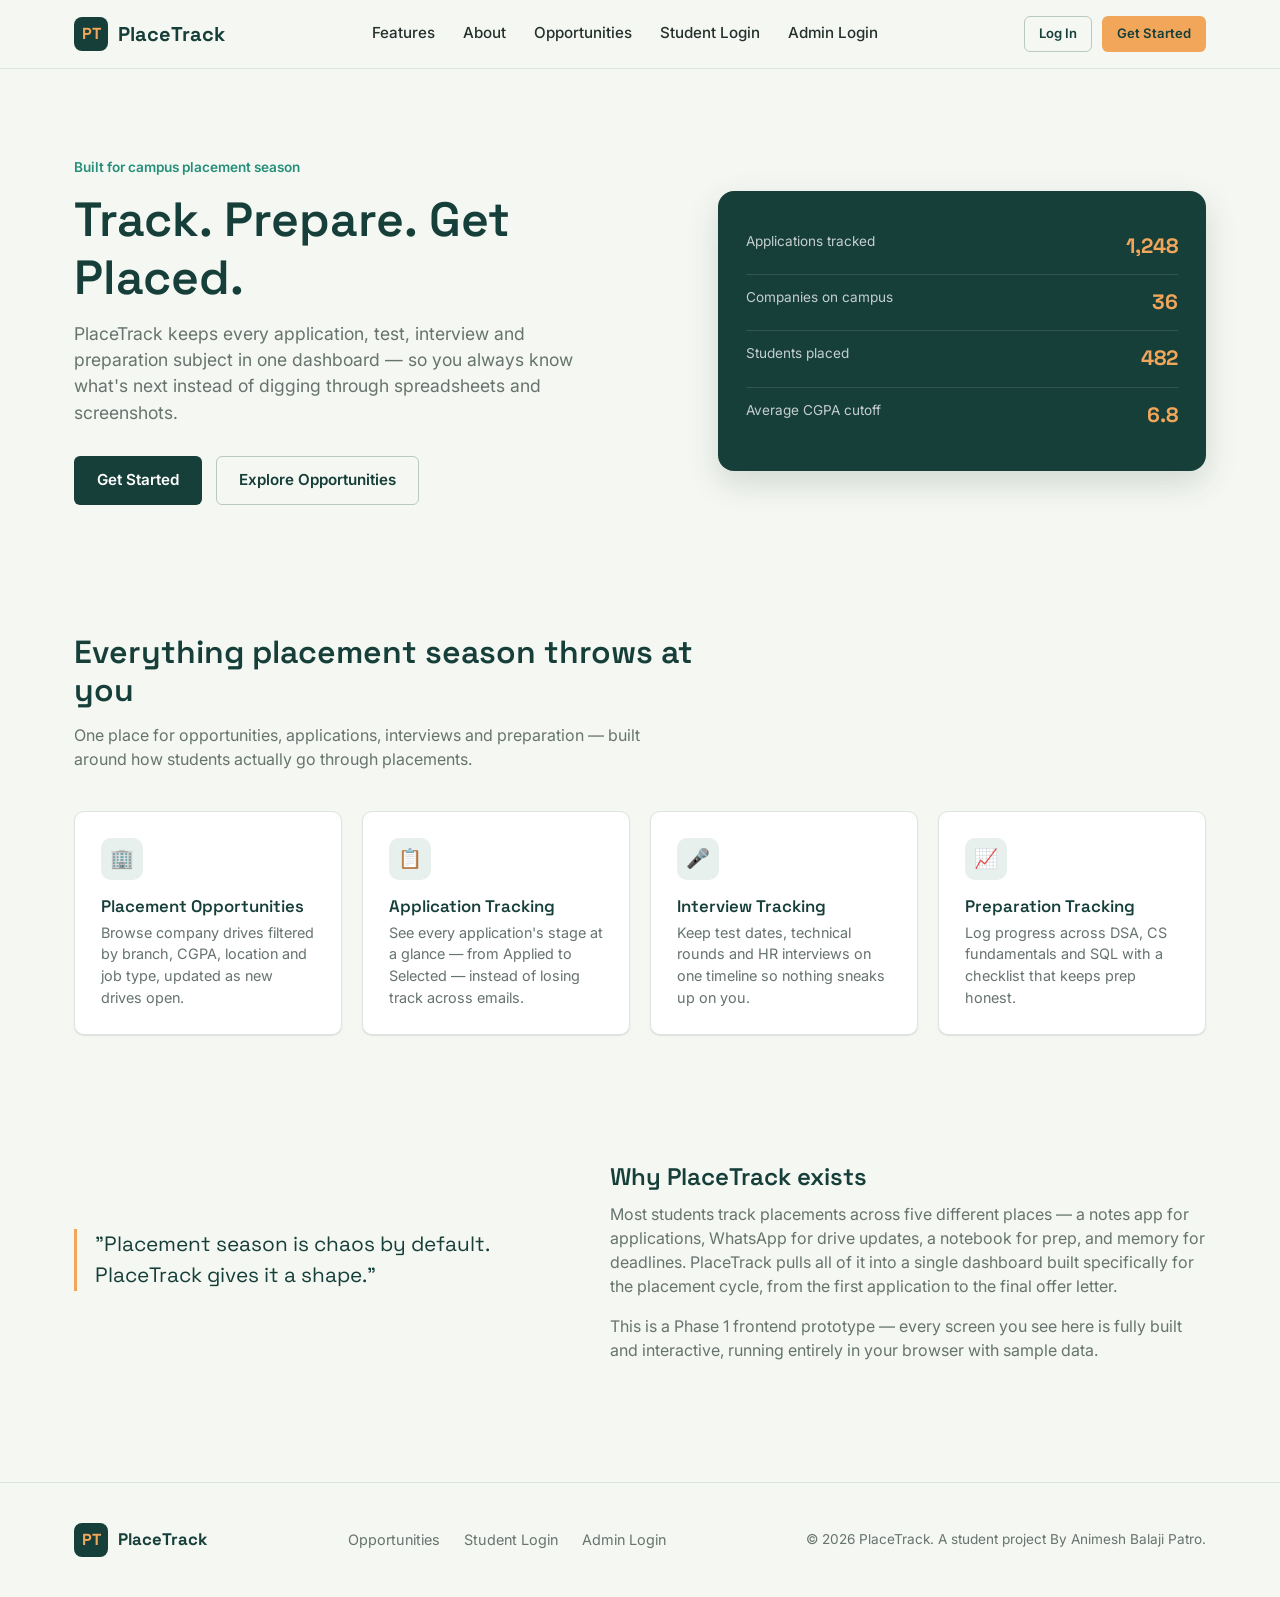
<file: PlaceTrack/PlaceTrack/PlaceTrack/index.html>
<!DOCTYPE html>
<html lang="en">
<head>
<meta charset="UTF-8">
<meta name="viewport" content="width=device-width, initial-scale=1.0">
<title>PlaceTrack — Track. Prepare. Get Placed.</title>
<link rel="stylesheet" href="css/style.css">
</head>
<body>

<nav class="navbar">
  <div class="navbar-inner">
    <a href="index.html" class="brand"><span class="brand-mark">PT</span> PlaceTrack</a>
    <div class="nav-links">
      <a href="index.html#features">Features</a>
      <a href="index.html#about">About</a>
      <a href="opportunities.html">Opportunities</a>
      <a href="login.html">Student Login</a>
      <a href="admin-login.html">Admin Login</a>
    </div>
    <div class="nav-cta">
      <a href="login.html" class="btn btn-outline btn-sm">Log In</a>
      <a href="register.html" class="btn btn-accent btn-sm">Get Started</a>
    </div>
    <button class="nav-toggle" aria-label="Toggle menu">☰</button>
  </div>
</nav>

<header class="hero">
  <div class="container hero-grid">
    <div>
      <div class="eyebrow">Built for campus placement season</div>
      <h1>Track. Prepare. Get Placed.</h1>
      <p class="hero-sub">PlaceTrack keeps every application, test, interview and preparation subject in one dashboard — so you always know what's next instead of digging through spreadsheets and screenshots.</p>
      <div class="hero-actions">
        <a href="register.html" class="btn btn-primary">Get Started</a>
        <a href="opportunities.html" class="btn btn-outline">Explore Opportunities</a>
      </div>
    </div>
    <div class="hero-visual">
      <div class="stat-row"><span class="stat-label">Applications tracked</span><span class="stat-num">1,248</span></div>
      <div class="stat-row"><span class="stat-label">Companies on campus</span><span class="stat-num">36</span></div>
      <div class="stat-row"><span class="stat-label">Students placed</span><span class="stat-num">482</span></div>
      <div class="stat-row"><span class="stat-label">Average CGPA cutoff</span><span class="stat-num">6.8</span></div>
    </div>
  </div>
</header>

<section class="section" id="features">
  <div class="container">
    <div class="section-head">
      <h2>Everything placement season throws at you</h2>
      <p>One place for opportunities, applications, interviews and preparation — built around how students actually go through placements.</p>
    </div>
    <div class="feature-grid">
      <div class="feature-card">
        <div class="feature-icon">🏢</div>
        <h3>Placement Opportunities</h3>
        <p>Browse company drives filtered by branch, CGPA, location and job type, updated as new drives open.</p>
      </div>
      <div class="feature-card">
        <div class="feature-icon">📋</div>
        <h3>Application Tracking</h3>
        <p>See every application's stage at a glance — from Applied to Selected — instead of losing track across emails.</p>
      </div>
      <div class="feature-card">
        <div class="feature-icon">🎤</div>
        <h3>Interview Tracking</h3>
        <p>Keep test dates, technical rounds and HR interviews on one timeline so nothing sneaks up on you.</p>
      </div>
      <div class="feature-card">
        <div class="feature-icon">📈</div>
        <h3>Preparation Tracking</h3>
        <p>Log progress across DSA, CS fundamentals and SQL with a checklist that keeps prep honest.</p>
      </div>
    </div>
  </div>
</section>

<section class="section" id="about">
  <div class="container about-block">
    <div>
      <p class="quote">"Placement season is chaos by default. PlaceTrack gives it a shape."</p>
    </div>
    <div>
      <h2>Why PlaceTrack exists</h2>
      <p class="text-muted">Most students track placements across five different places — a notes app for applications, WhatsApp for drive updates, a notebook for prep, and memory for deadlines. PlaceTrack pulls all of it into a single dashboard built specifically for the placement cycle, from the first application to the final offer letter.</p>
      <p class="text-muted">This is a Phase 1 frontend prototype — every screen you see here is fully built and interactive, running entirely in your browser with sample data.</p>
    </div>
  </div>
</section>

<footer class="site-footer">
  <div class="container footer-inner">
    <a href="index.html" class="brand"><span class="brand-mark">PT</span> PlaceTrack</a>
    <div class="footer-links">
      <a href="opportunities.html">Opportunities</a>
      <a href="login.html">Student Login</a>
      <a href="admin-login.html">Admin Login</a>
    </div>
    <span class="text-muted" style="font-size:.85rem;">© 2026 PlaceTrack. A student project By Animesh Balaji Patro.</span>
  </div>
</footer>

<script src="js/main.js"></script>
</body>
</html>
</file>
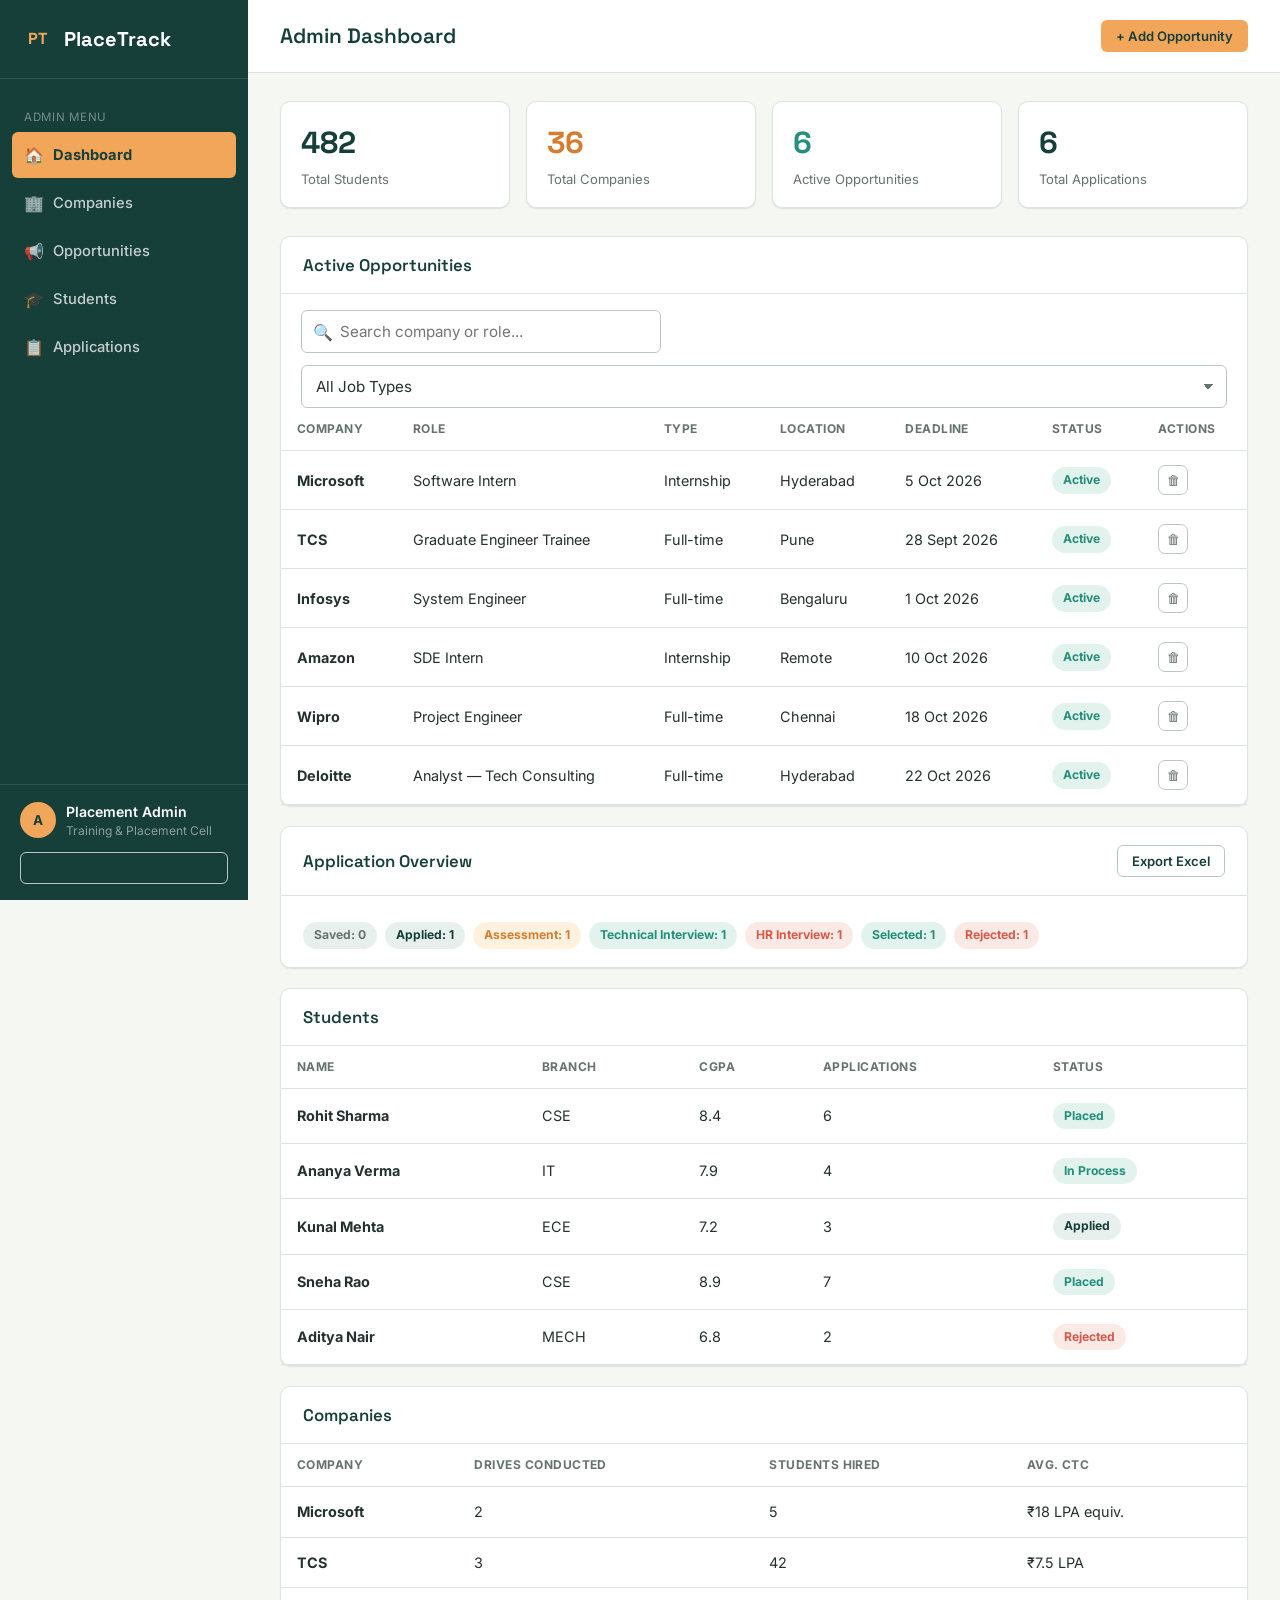
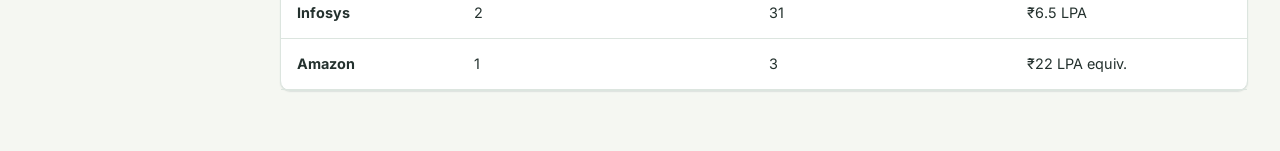
<file: PlaceTrack/PlaceTrack/PlaceTrack/admin-dashboard.html>
<!DOCTYPE html>
<html lang="en">
<head>
<meta charset="UTF-8">
<meta name="viewport" content="width=device-width, initial-scale=1.0">
<title>Admin Dashboard — PlaceTrack</title>
<link rel="stylesheet" href="css/style.css">
</head>
<body>

<div class="app-shell">
  <aside class="sidebar">
    <a href="index.html" class="brand"><span class="brand-mark">PT</span> PlaceTrack</a>
    <nav class="side-nav">
      <div class="side-label">Admin Menu</div>
      <a href="admin-dashboard.html" class="side-link active"><span class="ic">🏠</span> Dashboard</a>
      <a href="#companies" class="side-link"><span class="ic">🏢</span> Companies</a>
      <a href="#opportunities" class="side-link"><span class="ic">📢</span> Opportunities</a>
      <a href="#students" class="side-link"><span class="ic">🎓</span> Students</a>
      <a href="#applications" class="side-link"><span class="ic">📋</span> Applications</a>
    </nav>
    <div class="sidebar-foot">
      <div class="side-user">
        <div class="side-avatar">A</div>
        <div>
          <div class="side-user-name">Placement Admin</div>
          <div class="side-user-role">Training &amp; Placement Cell</div>
        </div>
      </div>
      <button class="btn btn-outline btn-sm btn-block" data-logout>Log Out</button>
    </div>
  </aside>

  <div class="main-area">
    <div class="topbar">
      <div class="flex items-center gap-12">
        <button class="menu-btn" aria-label="Toggle sidebar">☰</button>
        <h1>Admin Dashboard</h1>
      </div>
      <div class="topbar-actions">
        <button class="btn btn-accent btn-sm" data-modal-open="add-opp-modal">+ Add Opportunity</button>
      </div>
    </div>

    <div class="page-body">
      <div class="stat-grid" id="admin-stats" style="grid-template-columns:repeat(4,1fr);"></div>

      <div class="panel" id="opportunities">
        <div class="panel-head">
          <h2>Active Opportunities</h2>
        </div>
        <div class="toolbar" style="padding:16px 20px 0;margin-bottom:0;">
          <div class="search-box"><span class="ic">🔍</span><input type="text" id="admin-opp-search" placeholder="Search company or role..."></div>
          <select id="admin-opp-type" class="filter-select"><option value="">All Job Types</option><option>Internship</option><option>Full-time</option></select>
        </div>
        <div class="table-wrap">
          <table>
            <thead><tr><th>Company</th><th>Role</th><th>Type</th><th>Location</th><th>Deadline</th><th>Status</th><th>Actions</th></tr></thead>
            <tbody id="admin-opp-tbody"></tbody>
          </table>
        </div>
      </div>

      <div class="panel" id="applications" style="margin-top:20px;">
        <div class="panel-head"><h2>Application Overview</h2><button class="btn btn-outline btn-sm" id="export-applications">Export Excel</button></div>
        <div class="panel-body" id="admin-application-overview"></div>
      </div>

      <div class="panel" id="students" style="margin-top:20px;">
        <div class="panel-head"><h2>Students</h2></div>
        <div class="table-wrap">
          <table>
            <thead><tr><th>Name</th><th>Branch</th><th>CGPA</th><th>Applications</th><th>Status</th></tr></thead>
            <tbody>
              <tr><td><b>Rohit Sharma</b></td><td>CSE</td><td>8.4</td><td>6</td><td><span class="badge badge-selected">Placed</span></td></tr>
              <tr><td><b>Ananya Verma</b></td><td>IT</td><td>7.9</td><td>4</td><td><span class="badge badge-technical">In Process</span></td></tr>
              <tr><td><b>Kunal Mehta</b></td><td>ECE</td><td>7.2</td><td>3</td><td><span class="badge badge-applied">Applied</span></td></tr>
              <tr><td><b>Sneha Rao</b></td><td>CSE</td><td>8.9</td><td>7</td><td><span class="badge badge-selected">Placed</span></td></tr>
              <tr><td><b>Aditya Nair</b></td><td>MECH</td><td>6.8</td><td>2</td><td><span class="badge badge-rejected">Rejected</span></td></tr>
            </tbody>
          </table>
        </div>
      </div>

      <div class="panel" id="companies" style="margin-top:20px;">
        <div class="panel-head"><h2>Companies</h2></div>
        <div class="table-wrap">
          <table>
            <thead><tr><th>Company</th><th>Drives Conducted</th><th>Students Hired</th><th>Avg. CTC</th></tr></thead>
            <tbody>
              <tr><td><b>Microsoft</b></td><td>2</td><td>5</td><td>₹18 LPA equiv.</td></tr>
              <tr><td><b>TCS</b></td><td>3</td><td>42</td><td>₹7.5 LPA</td></tr>
              <tr><td><b>Infosys</b></td><td>2</td><td>31</td><td>₹6.5 LPA</td></tr>
              <tr><td><b>Amazon</b></td><td>1</td><td>3</td><td>₹22 LPA equiv.</td></tr>
            </tbody>
          </table>
        </div>
      </div>
    </div>
  </div>
</div>

<div class="modal-overlay" id="add-opp-modal">
  <div class="modal-box">
    <button class="modal-close" data-modal-close>×</button>
    <h3>Add Opportunity</h3>
    <form id="add-opportunity-form" novalidate>
      <div class="field-row">
        <div class="field"><label for="ao-company">Company</label><input type="text" id="ao-company" placeholder="e.g. Google" required></div>
        <div class="field"><label for="ao-role">Role</label><input type="text" id="ao-role" placeholder="e.g. SDE-1" required></div>
      </div>
      <div class="field-row">
        <div class="field">
          <label for="ao-type">Job Type</label>
          <select id="ao-type"><option>Internship</option><option>Full-time</option></select>
        </div>
        <div class="field"><label for="ao-location">Location</label><input type="text" id="ao-location" placeholder="e.g. Bengaluru"></div>
      </div>
      <div class="field-row">
        <div class="field"><label for="ao-ctc">CTC / Stipend</label><input type="text" id="ao-ctc" placeholder="e.g. ₹12 LPA"></div>
        <div class="field"><label for="ao-cgpa">Minimum CGPA</label><input type="number" id="ao-cgpa" step="0.1" min="0" max="10" placeholder="e.g. 7.0"></div>
      </div>
      <div class="field"><label for="ao-branches">Eligible Branches</label><input type="text" id="ao-branches" placeholder="e.g. CSE, IT, ECE"></div>
      <div class="field"><label for="ao-skills">Required Skills</label><input type="text" id="ao-skills" placeholder="e.g. DSA, System Design"></div>
      <div class="field-row">
        <div class="field"><label for="ao-deadline">Application Deadline</label><input type="date" id="ao-deadline"></div>
        <div class="field"><label for="ao-drive">Drive Date</label><input type="date" id="ao-drive"></div>
      </div>
      <div class="field"><label for="ao-desc">Description</label><textarea id="ao-desc" placeholder="Brief description of the role..."></textarea></div>
      <div class="field"><label for="ao-url">Application URL</label><input type="url" id="ao-url" placeholder="https://careers.company.com/apply"></div>
      <button type="submit" class="btn btn-primary btn-block">Publish Opportunity</button>
    </form>
  </div>
</div>

<script src="js/main.js"></script>
<script src="js/dashboard.js"></script>
</body>
</html>
</file>
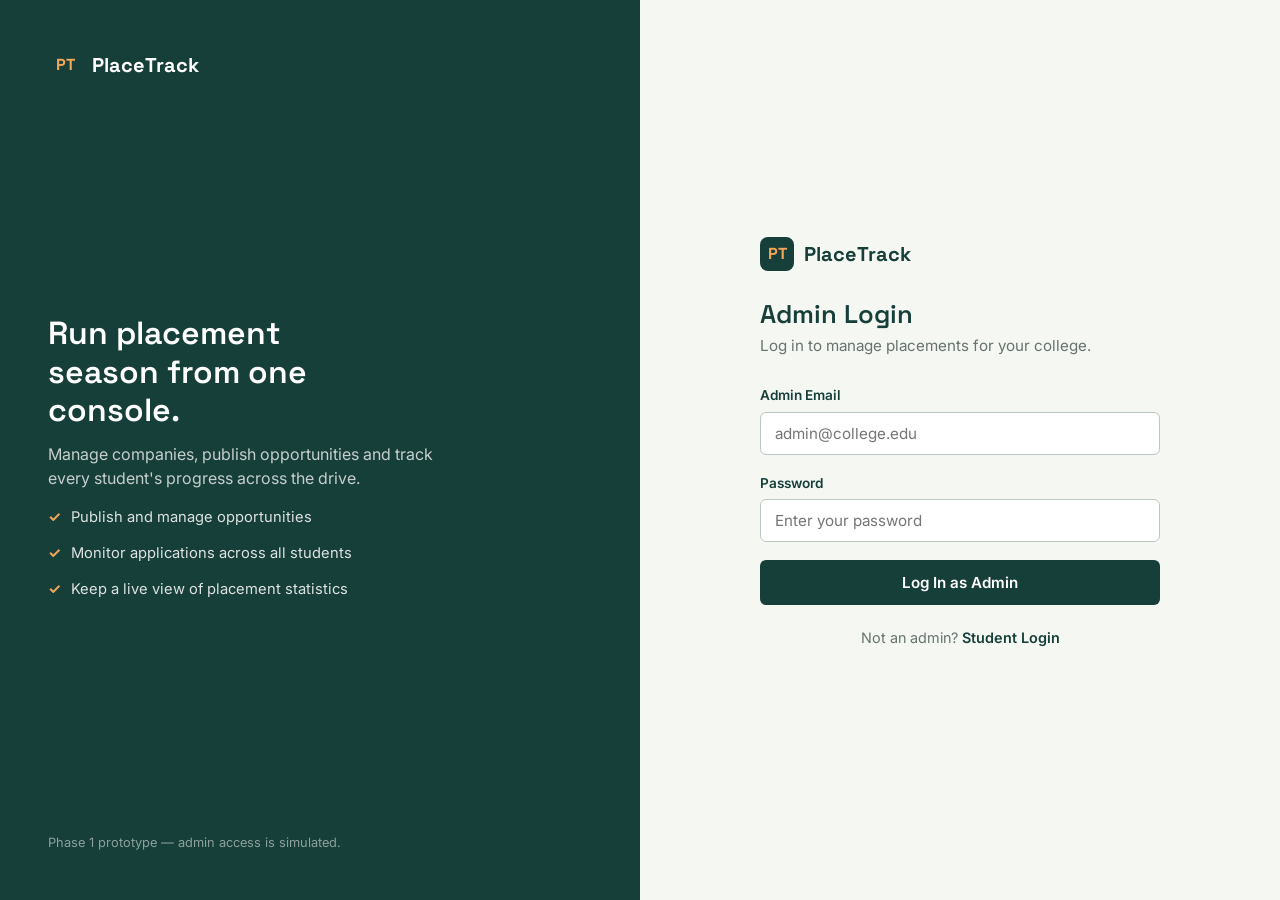
<file: PlaceTrack/PlaceTrack/PlaceTrack/admin-login.html>
<!DOCTYPE html>
<html lang="en">
<head>
<meta charset="UTF-8">
<meta name="viewport" content="width=device-width, initial-scale=1.0">
<title>Admin Login — PlaceTrack</title>
<link rel="stylesheet" href="css/style.css">
</head>
<body>

<div class="auth-wrap">
  <div class="auth-side">
    <a href="index.html" class="brand"><span class="brand-mark">PT</span> PlaceTrack</a>
    <div class="auth-side-copy">
      <h2>Run placement season from one console.</h2>
      <p>Manage companies, publish opportunities and track every student's progress across the drive.</p>
      <ul class="auth-side-list">
        <li>Publish and manage opportunities</li>
        <li>Monitor applications across all students</li>
        <li>Keep a live view of placement statistics</li>
      </ul>
    </div>
    <div class="auth-side-foot">Phase 1 prototype — admin access is simulated.</div>
  </div>

  <div class="auth-main">
    <div class="auth-card">
      <a href="index.html" class="brand"><span class="brand-mark">PT</span> PlaceTrack</a>
      <h1>Admin Login</h1>
      <p class="lede">Log in to manage placements for your college.</p>

      <form id="admin-login-form" novalidate>
        <div class="field">
          <label for="admin-email">Admin Email</label>
          <input type="email" id="admin-email" placeholder="admin@college.edu" required>
          <div class="error-text">Enter a valid admin email address.</div>
        </div>
        <div class="field">
          <label for="admin-password">Password</label>
          <input type="password" id="admin-password" placeholder="Enter your password" required>
          <div class="error-text">Password must be at least 6 characters.</div>
        </div>
        <button type="submit" class="btn btn-primary btn-block">Log In as Admin</button>
      </form>

      <p class="form-foot-link">Not an admin? <a href="login.html">Student Login</a></p>
    </div>
  </div>
</div>

<script src="js/main.js"></script>
<script src="js/auth.js"></script>
</body>
</html>
</file>
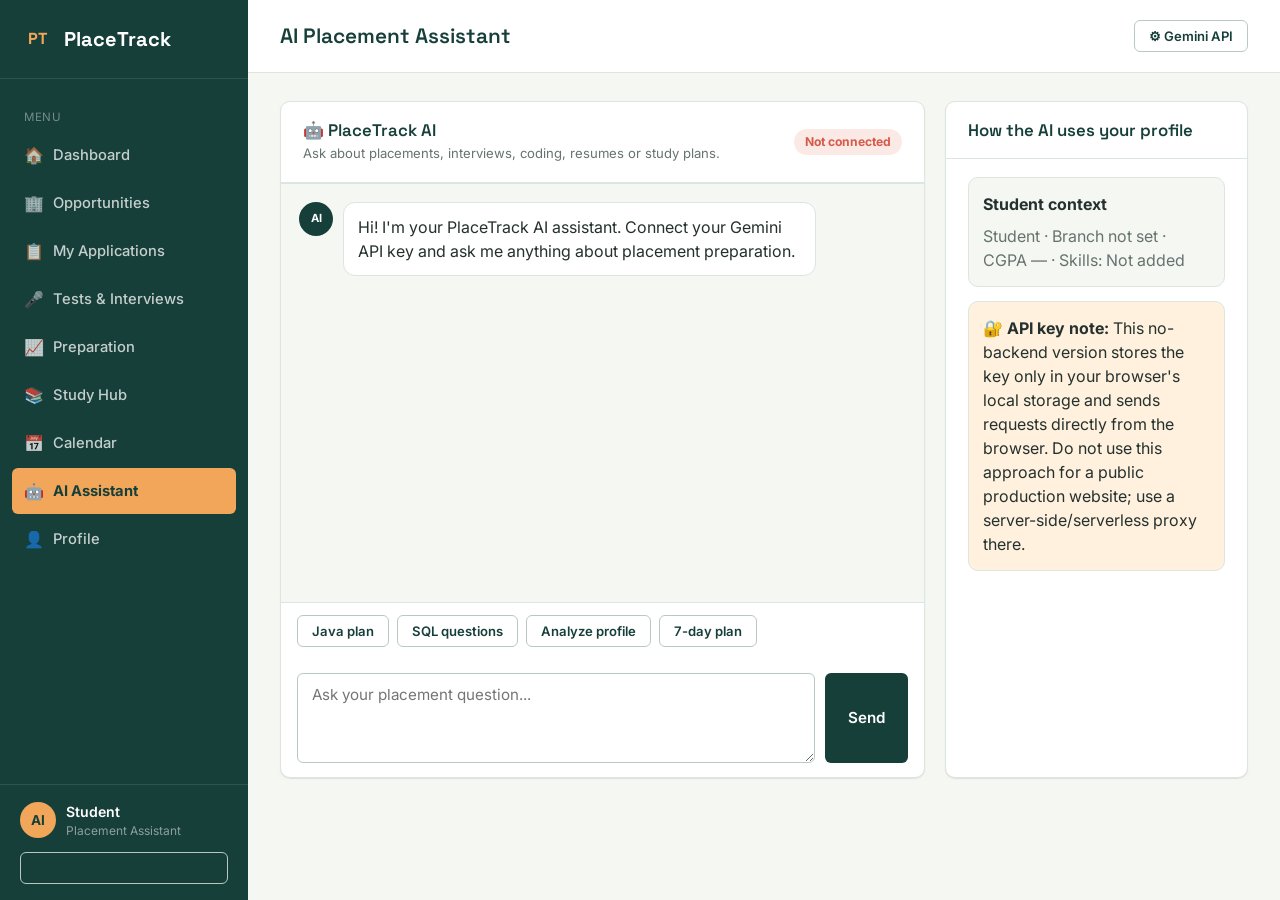
<file: PlaceTrack/PlaceTrack/PlaceTrack/ai-assistant.html>
<!DOCTYPE html>
<html lang="en">
<head><meta charset="UTF-8"><meta name="viewport" content="width=device-width, initial-scale=1.0"><title>AI Placement Assistant — PlaceTrack</title><link rel="stylesheet" href="css/style.css"></head>
<body>
<div class="app-shell">
<aside class="sidebar"><a href="index.html" class="brand"><span class="brand-mark">PT</span> PlaceTrack</a><nav class="side-nav"><div class="side-label">Menu</div><a href="dashboard.html" class="side-link"><span class="ic">🏠</span> Dashboard</a><a href="opportunities.html" class="side-link"><span class="ic">🏢</span> Opportunities</a><a href="applications.html" class="side-link"><span class="ic">📋</span> My Applications</a><a href="interviews.html" class="side-link"><span class="ic">🎤</span> Tests &amp; Interviews</a><a href="preparation.html" class="side-link"><span class="ic">📈</span> Preparation</a><a href="study-hub.html" class="side-link"><span class="ic">📚</span> Study Hub</a><a href="calendar.html" class="side-link"><span class="ic">📅</span> Calendar</a><a href="ai-assistant.html" class="side-link"><span class="ic">🤖</span> AI Assistant</a><a href="profile.html" class="side-link"><span class="ic">👤</span> Profile</a></nav><div class="sidebar-foot"><div class="side-user"><div class="side-avatar">AI</div><div><div class="side-user-name" data-user-name>Student</div><div class="side-user-role">Placement Assistant</div></div></div><button class="btn btn-outline btn-sm btn-block" data-logout>Log Out</button></div></aside>
<div class="main-area"><div class="topbar"><div class="flex items-center gap-12"><button class="menu-btn" aria-label="Toggle sidebar">☰</button><h1>AI Placement Assistant</h1></div><div class="topbar-actions"><button class="btn btn-outline btn-sm" id="api-settings-btn">⚙ Gemini API</button></div></div>
<div class="page-body"><div class="ai-layout">
<div class="panel ai-chat-panel"><div class="panel-head"><div><h2>🤖 PlaceTrack AI</h2><p class="panel-subtitle">Ask about placements, interviews, coding, resumes or study plans.</p></div><span class="badge badge-selected" id="ai-status">Not connected</span></div><div id="chat-messages" class="chat-messages" aria-live="polite"><div class="chat-message bot"><div class="chat-avatar">AI</div><div class="chat-bubble">Hi! I'm your PlaceTrack AI assistant. Connect your Gemini API key and ask me anything about placement preparation.</div></div></div><div class="quick-prompts"><button class="btn btn-outline btn-sm" data-prompt="Create a 14-day Java interview preparation plan for me.">Java plan</button><button class="btn btn-outline btn-sm" data-prompt="Give me 10 SQL interview questions with short answers.">SQL questions</button><button class="btn btn-outline btn-sm" data-prompt="Analyze my profile and tell me what skills I should improve for placements.">Analyze profile</button><button class="btn btn-outline btn-sm" data-prompt="Give me a 7-day aptitude and coding preparation schedule.">7-day plan</button></div><form id="ai-form" class="ai-input-row"><textarea id="ai-input" rows="2" placeholder="Ask your placement question..." required></textarea><button class="btn btn-primary" type="submit" id="ai-send">Send</button></form></div>
<div class="panel"><div class="panel-head"><h2>How the AI uses your profile</h2></div><div class="panel-body"><div class="ai-context-card"><strong>Student context</strong><div id="ai-profile-summary" class="text-muted" style="margin-top:8px"></div></div><div class="ai-note"><strong>🔐 API key note:</strong> This no-backend version stores the key only in your browser's local storage and sends requests directly from the browser. Do not use this approach for a public production website; use a server-side/serverless proxy there.</div></div></div>
</div></div></div></div>
<div class="modal-overlay" id="api-modal"><div class="modal-box"><button class="modal-close" id="api-close">×</button><h3>Connect Gemini API</h3><p class="text-muted">Paste your Gemini API key below. It stays in this browser only.</p><div class="field"><label for="gemini-key">Gemini API key</label><input id="gemini-key" type="password" autocomplete="off" placeholder="AIza..."></div><div class="flex gap-12" style="margin-top:14px"><button class="btn btn-primary" id="save-gemini">Save &amp; Test</button><button class="btn btn-outline" id="clear-gemini">Clear Key</button></div><p class="text-muted" style="font-size:.78rem;margin-top:14px">For a public deployment, move the API call to a serverless/backend endpoint so the key is not exposed to visitors.</p></div></div>
<script src="js/main.js"></script><script src="js/gemini.js"></script>
</body></html>
</file>
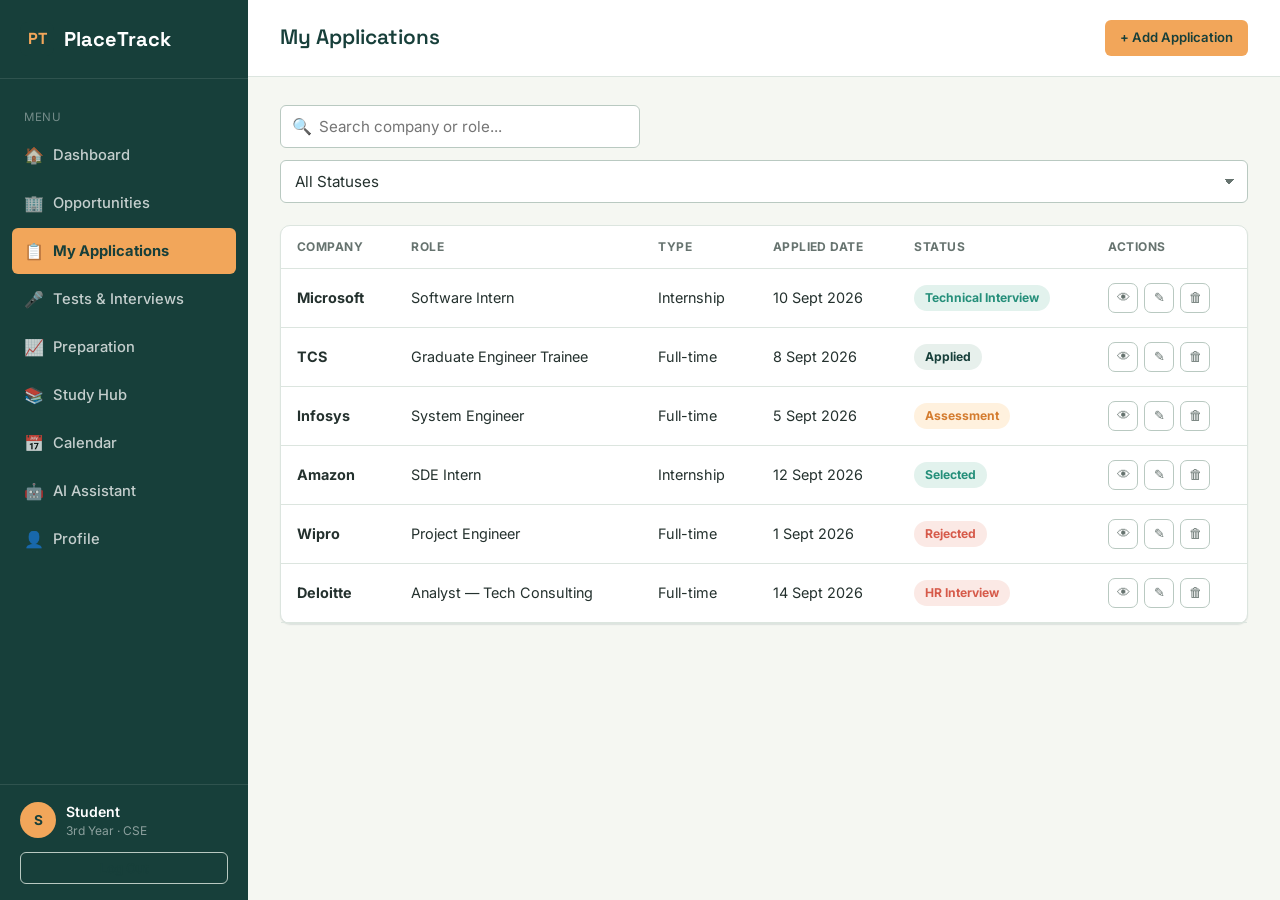
<file: PlaceTrack/PlaceTrack/PlaceTrack/applications.html>
<!DOCTYPE html>
<html lang="en">
<head>
<meta charset="UTF-8">
<meta name="viewport" content="width=device-width, initial-scale=1.0">
<title>My Applications — PlaceTrack</title>
<link rel="stylesheet" href="css/style.css">
</head>
<body>

<div class="app-shell">
  <aside class="sidebar">
    <a href="index.html" class="brand"><span class="brand-mark">PT</span> PlaceTrack</a>
    <nav class="side-nav">
      <div class="side-label">Menu</div>
      <a href="dashboard.html" class="side-link"><span class="ic">🏠</span> Dashboard</a>
      <a href="opportunities.html" class="side-link"><span class="ic">🏢</span> Opportunities</a>
      <a href="applications.html" class="side-link"><span class="ic">📋</span> My Applications</a>
      <a href="interviews.html" class="side-link"><span class="ic">🎤</span> Tests &amp; Interviews</a>
      <a href="preparation.html" class="side-link"><span class="ic">📈</span> Preparation</a>
      <a href="study-hub.html" class="side-link"><span class="ic">📚</span> Study Hub</a><a href="calendar.html" class="side-link"><span class="ic">📅</span> Calendar</a><a href="ai-assistant.html" class="side-link"><span class="ic">🤖</span> AI Assistant</a><a href="profile.html" class="side-link"><span class="ic">👤</span> Profile</a>
    </nav>
    <div class="sidebar-foot">
      <div class="side-user">
        <div class="side-avatar">S</div>
        <div>
          <div class="side-user-name" data-user-name>Student</div>
          <div class="side-user-role">3rd Year · CSE</div>
        </div>
      </div>
      <button class="btn btn-outline btn-sm btn-block" data-logout>Log Out</button>
    </div>
  </aside>

  <div class="main-area">
    <div class="topbar">
      <div class="flex items-center gap-12">
        <button class="menu-btn" aria-label="Toggle sidebar">☰</button>
        <h1>My Applications</h1>
      </div>
      <div class="topbar-actions">
        <a href="add-application.html" class="btn btn-accent btn-sm">+ Add Application</a>
      </div>
    </div>

    <div class="page-body">
      <div class="toolbar">
        <div class="search-box">
          <span class="ic">🔍</span>
          <input type="text" id="app-search" placeholder="Search company or role...">
        </div>
        <select id="app-status-filter" class="filter-select">
          <option value="">All Statuses</option>
          <option>Saved</option>
          <option>Applied</option>
          <option>Assessment</option>
          <option>Technical Interview</option>
          <option>HR Interview</option>
          <option>Selected</option>
          <option>Rejected</option>
        </select>
      </div>

      <div class="panel">
        <div class="table-wrap" id="applications-table-wrap">
          <table>
            <thead>
              <tr><th>Company</th><th>Role</th><th>Type</th><th>Applied Date</th><th>Status</th><th>Actions</th></tr>
            </thead>
            <tbody id="applications-tbody"></tbody>
          </table>
        </div>
        <div class="empty-state" id="applications-empty" style="display:none;">
          <div class="ic">📋</div>
          <p>No applications match your filters yet.</p>
          <a href="add-application.html" class="btn btn-accent btn-sm">Add your first application</a>
        </div>
      </div>
    </div>
  </div>
</div>

<div class="modal-overlay" id="app-modal">
  <div class="modal-box">
    <button class="modal-close" data-modal-close>×</button>
    <h3 id="app-modal-title">Application</h3>
    <div id="app-modal-body"></div>
  </div>
</div>

<script src="js/main.js"></script>
<script src="js/applications.js"></script>
</body>
</html>
</file>
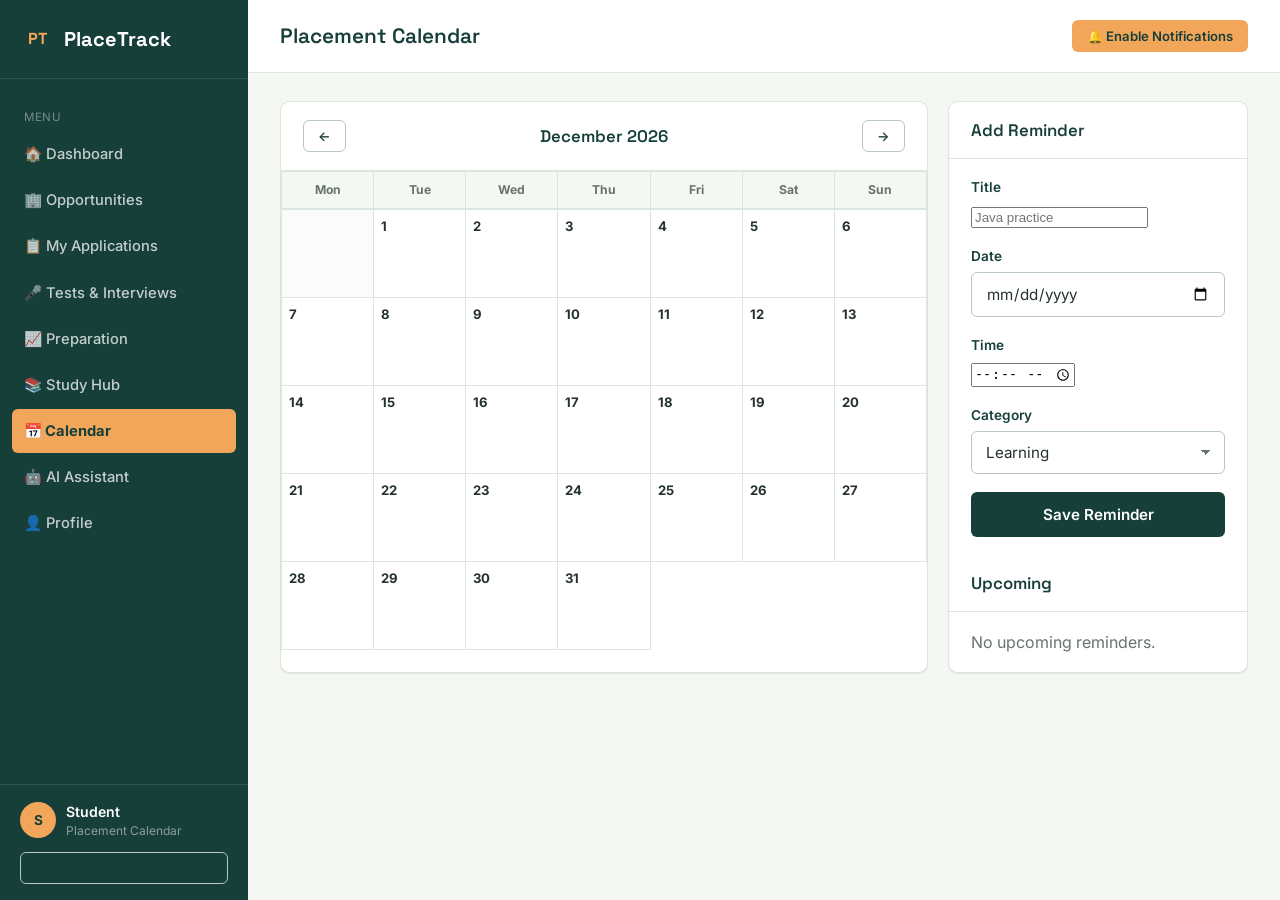
<file: PlaceTrack/PlaceTrack/PlaceTrack/calendar.html>
<!DOCTYPE html><html lang="en"><head><meta charset="UTF-8"><meta name="viewport" content="width=device-width, initial-scale=1.0"><title>Placement Calendar — PlaceTrack</title><link rel="stylesheet" href="css/style.css"></head><body>
<div class="app-shell"><aside class="sidebar"><a href="index.html" class="brand"><span class="brand-mark">PT</span> PlaceTrack</a><nav class="side-nav"><div class="side-label">Menu</div><a href="dashboard.html" class="side-link">🏠 Dashboard</a><a href="opportunities.html" class="side-link">🏢 Opportunities</a><a href="applications.html" class="side-link">📋 My Applications</a><a href="interviews.html" class="side-link">🎤 Tests &amp; Interviews</a><a href="preparation.html" class="side-link">📈 Preparation</a><a href="study-hub.html" class="side-link">📚 Study Hub</a><a href="calendar.html" class="side-link">📅 Calendar</a><a href="ai-assistant.html" class="side-link">🤖 AI Assistant</a><a href="profile.html" class="side-link">👤 Profile</a></nav><div class="sidebar-foot"><div class="side-user"><div class="side-avatar">S</div><div><div class="side-user-name" data-user-name>Student</div><div class="side-user-role">Placement Calendar</div></div></div><button class="btn btn-outline btn-sm btn-block" data-logout>Log Out</button></div></aside>
<div class="main-area"><div class="topbar"><div class="flex items-center gap-12"><button class="menu-btn">☰</button><h1>Placement Calendar</h1></div><button class="btn btn-accent btn-sm" id="enable-notifications">🔔 Enable Notifications</button></div><div class="page-body"><div class="calendar-layout"><div class="panel"><div class="panel-head"><button class="btn btn-outline btn-sm" id="prev-month">←</button><h2 id="calendar-title" style="margin:0"></h2><button class="btn btn-outline btn-sm" id="next-month">→</button></div><div class="calendar-grid weekdays"><div>Mon</div><div>Tue</div><div>Wed</div><div>Thu</div><div>Fri</div><div>Sat</div><div>Sun</div></div><div id="calendar-grid" class="calendar-grid"></div></div><div class="panel"><div class="panel-head"><h2>Add Reminder</h2></div><div class="panel-body"><form id="event-form"><div class="field"><label>Title</label><input id="event-title" required placeholder="Java practice"></div><div class="field"><label>Date</label><input id="event-date" type="date" required></div><div class="field"><label>Time</label><input id="event-time" type="time" required></div><div class="field"><label>Category</label><select id="event-category"><option>Learning</option><option>Interview</option><option>Application</option><option>Assessment</option><option>Other</option></select></div><button class="btn btn-primary btn-block" type="submit">Save Reminder</button></form></div><div class="panel-head"><h2>Upcoming</h2></div><div class="panel-body" id="upcoming-events"></div></div></div></div></div></div>
<script src="js/main.js"></script><script src="js/calendar.js"></script></body></html>
</file>
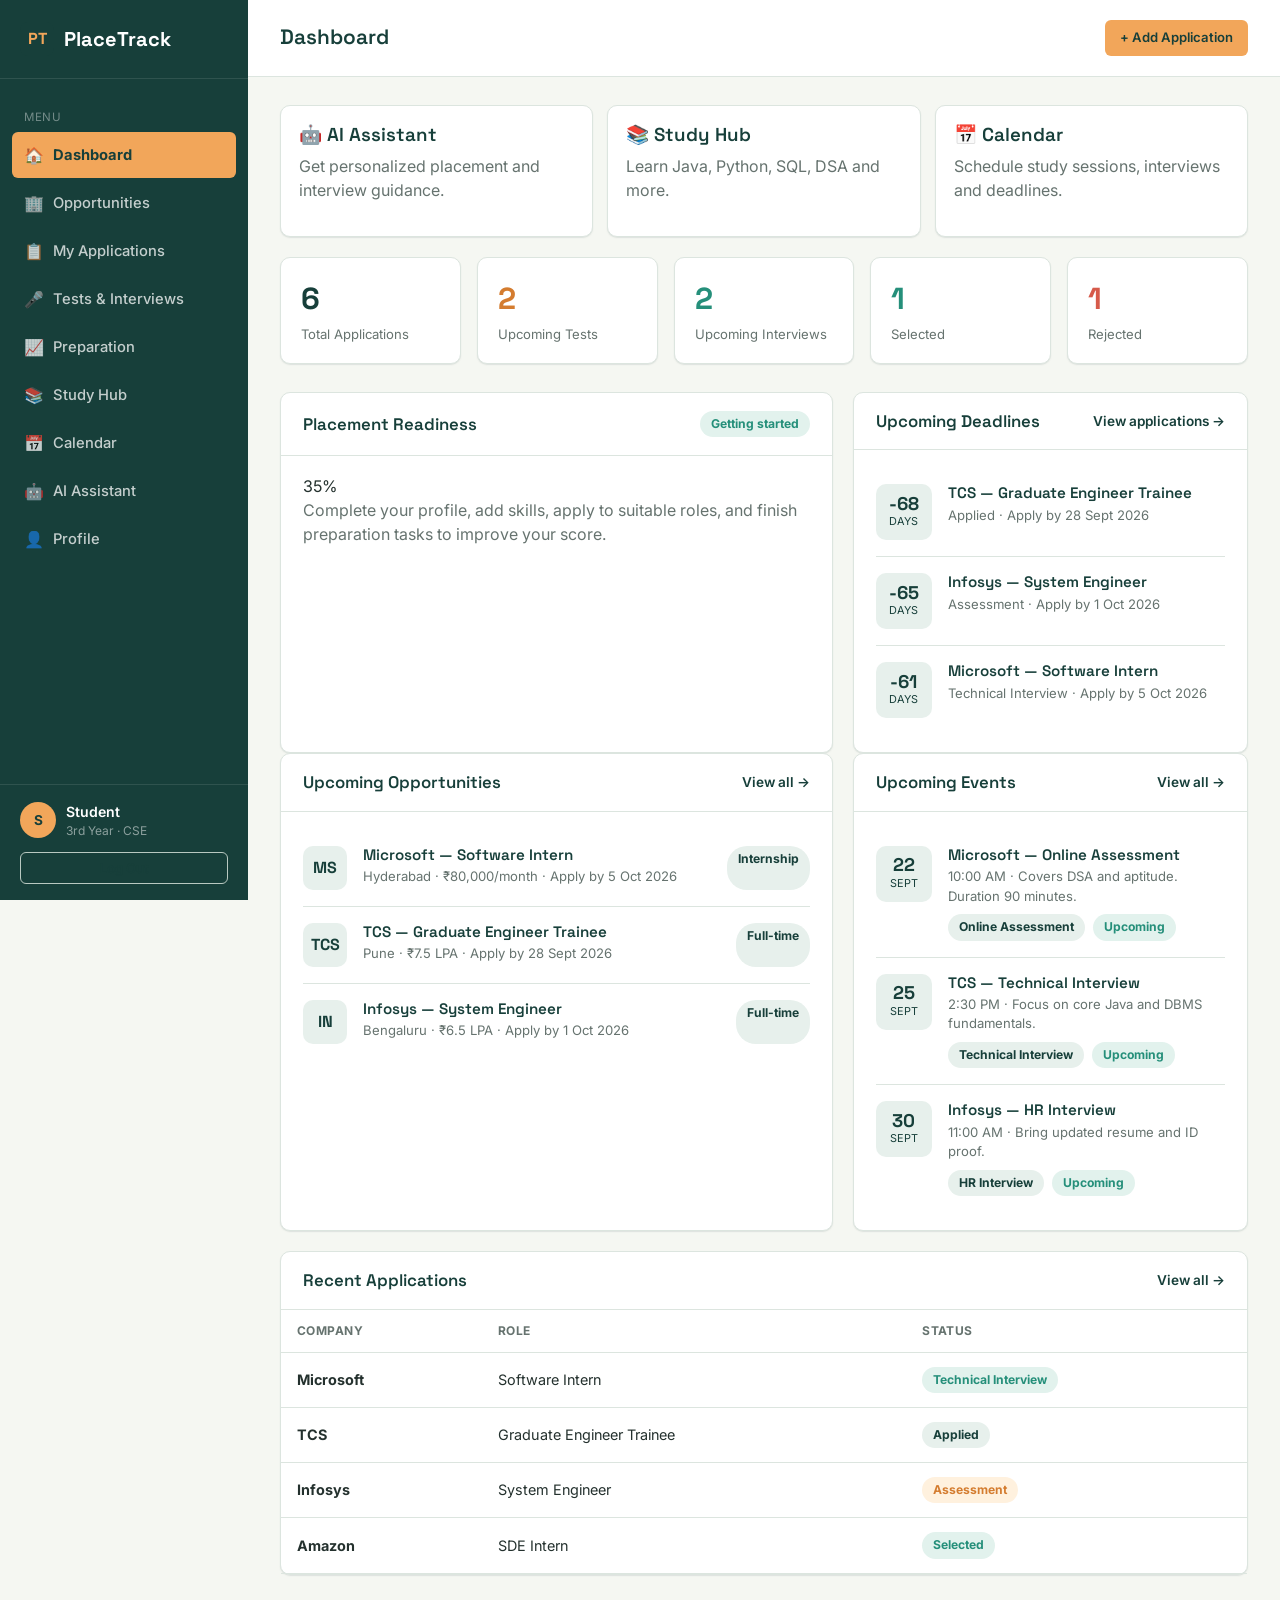
<file: PlaceTrack/PlaceTrack/PlaceTrack/dashboard.html>
<!DOCTYPE html>
<html lang="en">
<head>
<meta charset="UTF-8">
<meta name="viewport" content="width=device-width, initial-scale=1.0">
<title>Dashboard — PlaceTrack</title>
<link rel="stylesheet" href="css/style.css">
</head>
<body>

<div class="app-shell">
  <aside class="sidebar">
    <a href="index.html" class="brand"><span class="brand-mark">PT</span> PlaceTrack</a>
    <nav class="side-nav">
      <div class="side-label">Menu</div>
      <a href="dashboard.html" class="side-link"><span class="ic">🏠</span> Dashboard</a>
      <a href="opportunities.html" class="side-link"><span class="ic">🏢</span> Opportunities</a>
      <a href="applications.html" class="side-link"><span class="ic">📋</span> My Applications</a>
      <a href="interviews.html" class="side-link"><span class="ic">🎤</span> Tests &amp; Interviews</a>
      <a href="preparation.html" class="side-link"><span class="ic">📈</span> Preparation</a>
      <a href="study-hub.html" class="side-link"><span class="ic">📚</span> Study Hub</a><a href="calendar.html" class="side-link"><span class="ic">📅</span> Calendar</a><a href="ai-assistant.html" class="side-link"><span class="ic">🤖</span> AI Assistant</a><a href="profile.html" class="side-link"><span class="ic">👤</span> Profile</a>
    </nav>
    <div class="sidebar-foot">
      <div class="side-user">
        <div class="side-avatar">S</div>
        <div>
          <div class="side-user-name" data-user-name>Student</div>
          <div class="side-user-role">3rd Year · CSE</div>
        </div>
      </div>
      <button class="btn btn-outline btn-sm btn-block" data-logout>Log Out</button>
    </div>
  </aside>

  <div class="main-area">
    <div class="topbar">
      <div class="flex items-center gap-12">
        <button class="menu-btn" aria-label="Toggle sidebar">☰</button>
        <h1>Dashboard</h1>
      </div>
      <div class="topbar-actions">
        <a href="add-application.html" class="btn btn-accent btn-sm">+ Add Application</a>
      </div>
    </div>

    <div class="page-body">
      <div class="quick-feature-grid" style="display:grid;grid-template-columns:repeat(3,1fr);gap:14px;margin-bottom:20px;">
        <a class="panel" href="ai-assistant.html" style="padding:18px;"><h3>🤖 AI Assistant</h3><p class="text-muted">Get personalized placement and interview guidance.</p></a>
        <a class="panel" href="study-hub.html" style="padding:18px;"><h3>📚 Study Hub</h3><p class="text-muted">Learn Java, Python, SQL, DSA and more.</p></a>
        <a class="panel" href="calendar.html" style="padding:18px;"><h3>📅 Calendar</h3><p class="text-muted">Schedule study sessions, interviews and deadlines.</p></a>
      </div>
      <div class="stat-grid" id="dash-stats"></div>

      <div class="two-col">
        <div class="panel">
          <div class="panel-head"><h2>Placement Readiness</h2><span class="badge badge-selected" id="dash-readiness-label">Calculating</span></div>
          <div class="panel-body" id="dash-readiness"></div>
        </div>
        <div class="panel">
          <div class="panel-head"><h2>Upcoming Deadlines</h2><a href="applications.html" class="panel-link">View applications →</a></div>
          <div class="panel-body" id="dash-deadlines"></div>
        </div>
      </div>

      <div class="two-col">
        <div class="panel">
          <div class="panel-head">
            <h2>Upcoming Opportunities</h2>
            <a href="opportunities.html" class="panel-link">View all →</a>
          </div>
          <div class="panel-body" id="dash-opportunities"></div>
        </div>

        <div class="panel">
          <div class="panel-head">
            <h2>Upcoming Events</h2>
            <a href="interviews.html" class="panel-link">View all →</a>
          </div>
          <div class="panel-body" id="dash-events"></div>
        </div>
      </div>

      <div class="panel" style="margin-top:20px;">
        <div class="panel-head">
          <h2>Recent Applications</h2>
          <a href="applications.html" class="panel-link">View all →</a>
        </div>
        <div class="table-wrap">
          <table>
            <thead><tr><th>Company</th><th>Role</th><th>Status</th></tr></thead>
            <tbody id="dash-recent-applications"></tbody>
          </table>
        </div>
      </div>
    </div>
  </div>
</div>

<script src="js/main.js"></script>
<script src="js/dashboard.js"></script>
</body>
</html>
</file>
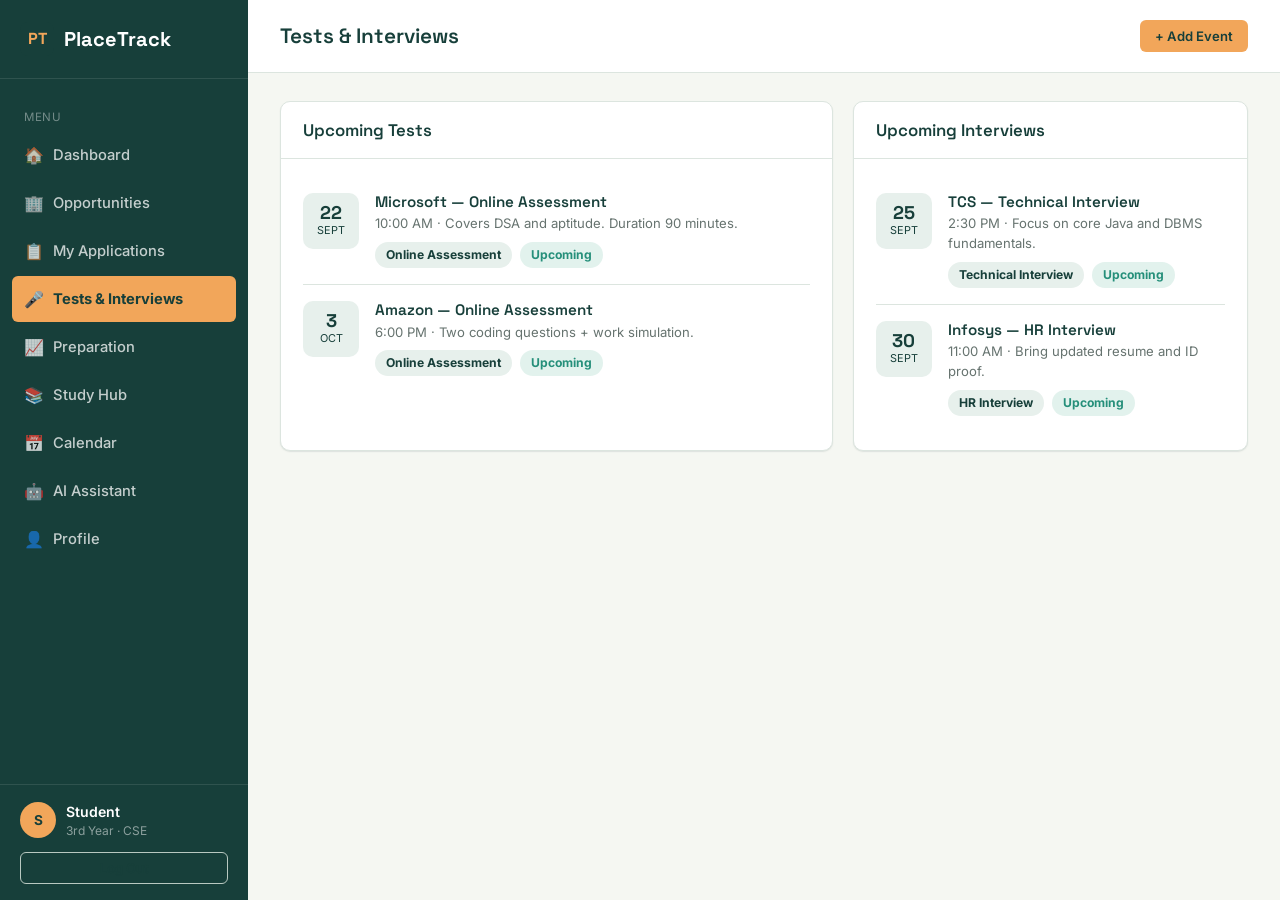
<file: PlaceTrack/PlaceTrack/PlaceTrack/interviews.html>
<!DOCTYPE html>
<html lang="en">
<head>
<meta charset="UTF-8">
<meta name="viewport" content="width=device-width, initial-scale=1.0">
<title>Tests &amp; Interviews — PlaceTrack</title>
<link rel="stylesheet" href="css/style.css">
</head>
<body>

<div class="app-shell">
  <aside class="sidebar">
    <a href="index.html" class="brand"><span class="brand-mark">PT</span> PlaceTrack</a>
    <nav class="side-nav">
      <div class="side-label">Menu</div>
      <a href="dashboard.html" class="side-link"><span class="ic">🏠</span> Dashboard</a>
      <a href="opportunities.html" class="side-link"><span class="ic">🏢</span> Opportunities</a>
      <a href="applications.html" class="side-link"><span class="ic">📋</span> My Applications</a>
      <a href="interviews.html" class="side-link"><span class="ic">🎤</span> Tests &amp; Interviews</a>
      <a href="preparation.html" class="side-link"><span class="ic">📈</span> Preparation</a>
      <a href="study-hub.html" class="side-link"><span class="ic">📚</span> Study Hub</a><a href="calendar.html" class="side-link"><span class="ic">📅</span> Calendar</a><a href="ai-assistant.html" class="side-link"><span class="ic">🤖</span> AI Assistant</a><a href="profile.html" class="side-link"><span class="ic">👤</span> Profile</a>
    </nav>
    <div class="sidebar-foot">
      <div class="side-user">
        <div class="side-avatar">S</div>
        <div>
          <div class="side-user-name" data-user-name>Student</div>
          <div class="side-user-role">3rd Year · CSE</div>
        </div>
      </div>
      <button class="btn btn-outline btn-sm btn-block" data-logout>Log Out</button>
    </div>
  </aside>

  <div class="main-area">
    <div class="topbar">
      <div class="flex items-center gap-12">
        <button class="menu-btn" aria-label="Toggle sidebar">☰</button>
        <h1>Tests &amp; Interviews</h1>
      </div>
      <div class="topbar-actions">
        <button class="btn btn-accent btn-sm" data-modal-open="event-modal">+ Add Event</button>
      </div>
    </div>

    <div class="page-body">
      <div class="two-col">
        <div class="panel">
          <div class="panel-head"><h2>Upcoming Tests</h2></div>
          <div class="panel-body" id="interviews-tests"></div>
        </div>
        <div class="panel">
          <div class="panel-head"><h2>Upcoming Interviews</h2></div>
          <div class="panel-body" id="interviews-list"></div>
        </div>
      </div>
    </div>
  </div>
</div>

<div class="modal-overlay" id="event-modal">
  <div class="modal-box">
    <button class="modal-close" data-modal-close>×</button>
    <h3>Add Event</h3>
    <p class="text-muted" style="margin-bottom:16px;">Log a test or interview so it shows up on your dashboard.</p>
    <form id="add-event-form" novalidate>
      <div class="field">
        <label for="ev-company">Company</label>
        <input type="text" id="ev-company" placeholder="e.g. Microsoft" required>
      </div>
      <div class="field">
        <label for="ev-type">Event Type</label>
        <select id="ev-type">
          <option>Online Assessment</option>
          <option>Technical Interview</option>
          <option>HR Interview</option>
        </select>
      </div>
      <div class="field-row">
        <div class="field">
          <label for="ev-date">Date</label>
          <input type="date" id="ev-date" required>
        </div>
        <div class="field">
          <label for="ev-time">Time</label>
          <input type="text" id="ev-time" placeholder="e.g. 10:00 AM">
        </div>
      </div>
      <div class="field">
        <label for="ev-notes">Notes</label>
        <textarea id="ev-notes" placeholder="Anything to remember for this round..."></textarea>
      </div>
      <button type="submit" class="btn btn-primary btn-block">Save Event</button>
    </form>
  </div>
</div>

<script src="js/main.js"></script>
<script src="js/dashboard.js"></script>
</body>
</html>
</file>
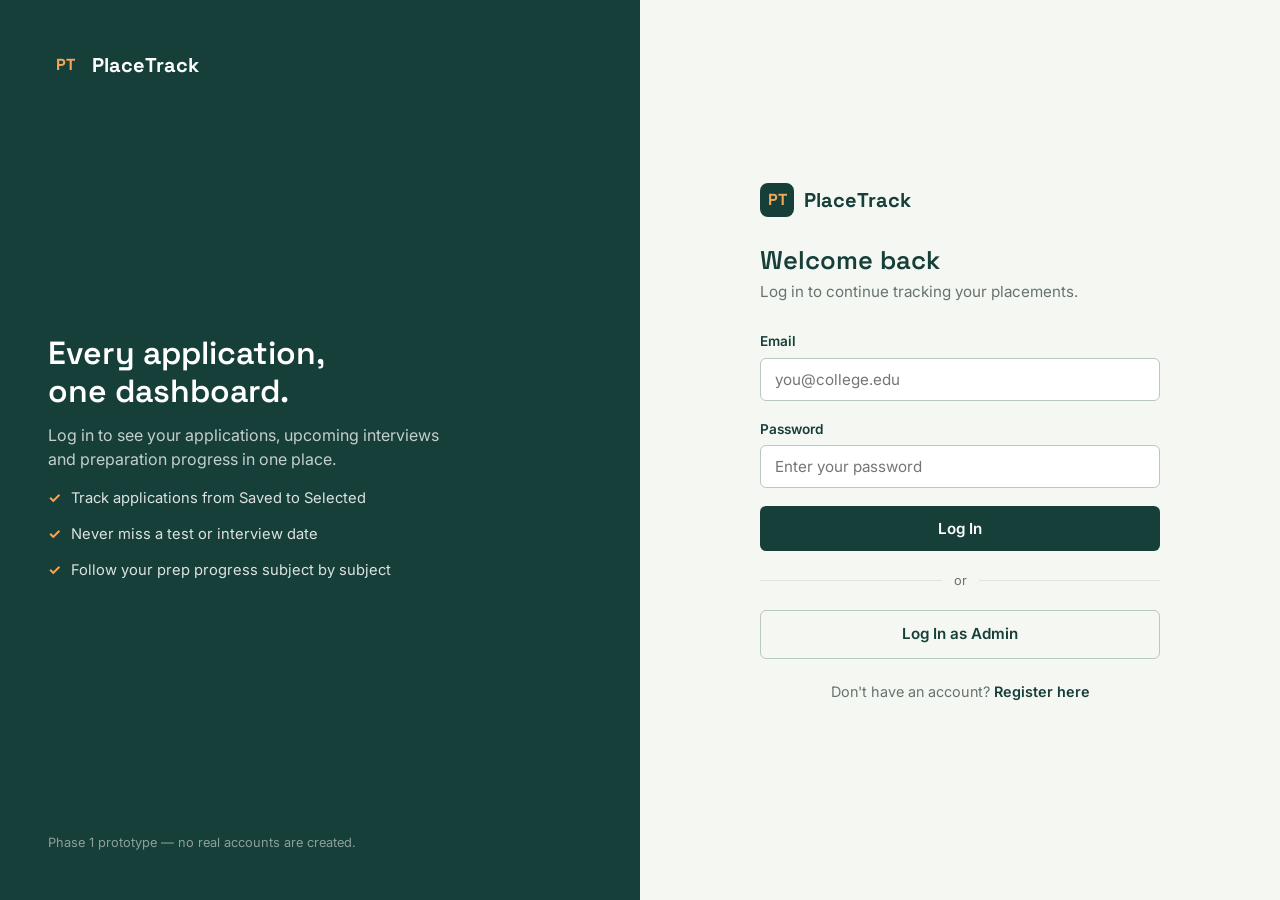
<file: PlaceTrack/PlaceTrack/PlaceTrack/login.html>
<!DOCTYPE html>
<html lang="en">
<head>
<meta charset="UTF-8">
<meta name="viewport" content="width=device-width, initial-scale=1.0">
<title>Student Login — PlaceTrack</title>
<link rel="stylesheet" href="css/style.css">
</head>
<body>

<div class="auth-wrap">
  <div class="auth-side">
    <a href="index.html" class="brand"><span class="brand-mark">PT</span> PlaceTrack</a>
    <div class="auth-side-copy">
      <h2>Every application, one dashboard.</h2>
      <p>Log in to see your applications, upcoming interviews and preparation progress in one place.</p>
      <ul class="auth-side-list">
        <li>Track applications from Saved to Selected</li>
        <li>Never miss a test or interview date</li>
        <li>Follow your prep progress subject by subject</li>
      </ul>
    </div>
    <div class="auth-side-foot">Phase 1 prototype — no real accounts are created.</div>
  </div>

  <div class="auth-main">
    <div class="auth-card">
      <a href="index.html" class="brand"><span class="brand-mark">PT</span> PlaceTrack</a>
      <h1>Welcome back</h1>
      <p class="lede">Log in to continue tracking your placements.</p>

      <form id="login-form" novalidate>
        <div class="field">
          <label for="login-email">Email</label>
          <input type="email" id="login-email" placeholder="you@college.edu" required>
          <div class="error-text">Enter a valid email address.</div>
        </div>
        <div class="field">
          <label for="login-password">Password</label>
          <input type="password" id="login-password" placeholder="Enter your password" required>
          <div class="error-text">Password must be at least 6 characters.</div>
        </div>
        <button type="submit" class="btn btn-primary btn-block">Log In</button>
      </form>

      <div class="form-divider">or</div>
      <a href="admin-login.html" class="btn btn-outline btn-block">Log In as Admin</a>

      <p class="form-foot-link">Don't have an account? <a href="register.html">Register here</a></p>
    </div>
  </div>
</div>

<script src="js/main.js"></script>
<script src="js/auth.js"></script>
</body>
</html>
</file>
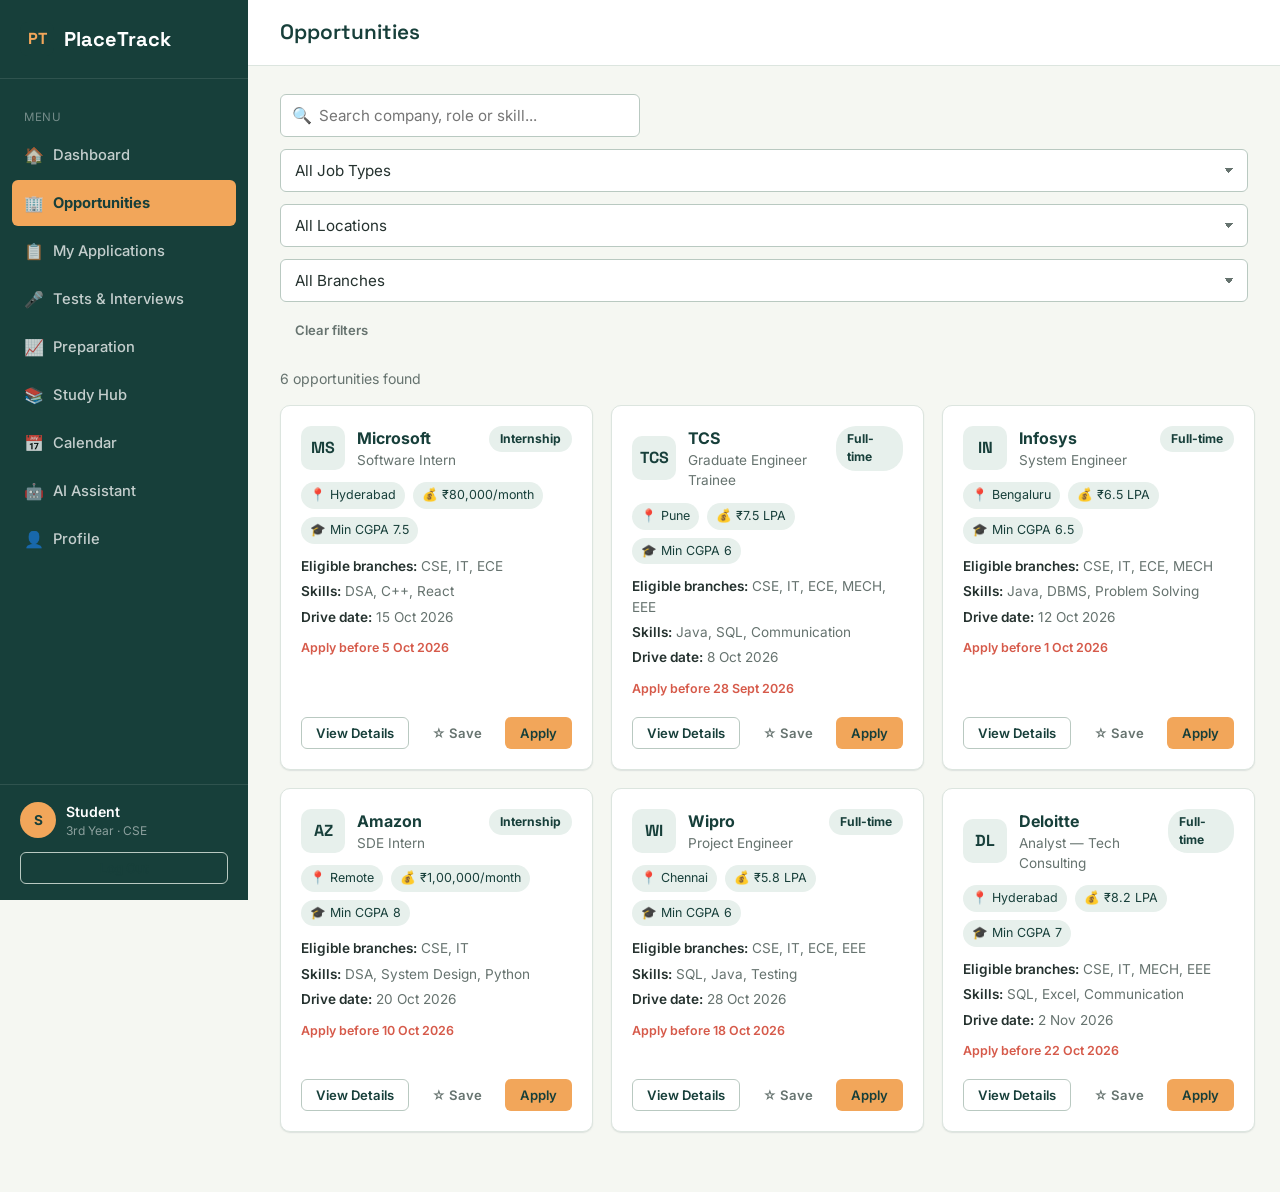
<file: PlaceTrack/PlaceTrack/PlaceTrack/opportunities.html>
<!DOCTYPE html>
<html lang="en">
<head>
<meta charset="UTF-8">
<meta name="viewport" content="width=device-width, initial-scale=1.0">
<title>Opportunities — PlaceTrack</title>
<link rel="stylesheet" href="css/style.css">
</head>
<body>

<div class="app-shell">
  <aside class="sidebar">
    <a href="index.html" class="brand"><span class="brand-mark">PT</span> PlaceTrack</a>
    <nav class="side-nav">
      <div class="side-label">Menu</div>
      <a href="dashboard.html" class="side-link"><span class="ic">🏠</span> Dashboard</a>
      <a href="opportunities.html" class="side-link"><span class="ic">🏢</span> Opportunities</a>
      <a href="applications.html" class="side-link"><span class="ic">📋</span> My Applications</a>
      <a href="interviews.html" class="side-link"><span class="ic">🎤</span> Tests &amp; Interviews</a>
      <a href="preparation.html" class="side-link"><span class="ic">📈</span> Preparation</a>
      <a href="study-hub.html" class="side-link"><span class="ic">📚</span> Study Hub</a><a href="calendar.html" class="side-link"><span class="ic">📅</span> Calendar</a><a href="ai-assistant.html" class="side-link"><span class="ic">🤖</span> AI Assistant</a><a href="profile.html" class="side-link"><span class="ic">👤</span> Profile</a>
    </nav>
    <div class="sidebar-foot">
      <div class="side-user">
        <div class="side-avatar">S</div>
        <div>
          <div class="side-user-name" data-user-name>Student</div>
          <div class="side-user-role">3rd Year · CSE</div>
        </div>
      </div>
      <button class="btn btn-outline btn-sm btn-block" data-logout>Log Out</button>
    </div>
  </aside>

  <div class="main-area">
    <div class="topbar">
      <div class="flex items-center gap-12">
        <button class="menu-btn" aria-label="Toggle sidebar">☰</button>
        <h1>Opportunities</h1>
      </div>
    </div>

    <div class="page-body">
      <div class="toolbar">
        <div class="search-box">
          <span class="ic">🔍</span>
          <input type="text" id="opp-search" placeholder="Search company, role or skill...">
        </div>
        <select id="filter-type" class="filter-select">
          <option value="">All Job Types</option>
          <option>Internship</option>
          <option>Full-time</option>
        </select>
        <select id="filter-location" class="filter-select">
          <option value="">All Locations</option>
          <option>Hyderabad</option>
          <option>Pune</option>
          <option>Bengaluru</option>
          <option>Chennai</option>
          <option>Remote</option>
        </select>
        <select id="filter-branch" class="filter-select">
          <option value="">All Branches</option>
          <option>CSE</option>
          <option>IT</option>
          <option>ECE</option>
          <option>EEE</option>
          <option>MECH</option>
        </select>
        <button class="btn btn-ghost btn-sm" id="clear-filters">Clear filters</button>
      </div>

      <p class="text-muted" id="opp-result-count" style="margin-bottom:16px;font-size:.88rem;"></p>

      <div class="card-grid" id="opportunities-grid"></div>
    </div>
  </div>
</div>

<div class="modal-overlay" id="opp-modal">
  <div class="modal-box">
    <button class="modal-close" data-modal-close>×</button>
    <h3 id="opp-modal-title">Opportunity</h3>
    <div id="opp-modal-body"></div>
  </div>
</div>

<script src="js/main.js"></script>
<script src="js/opportunities.js"></script>
</body>
</html>
</file>
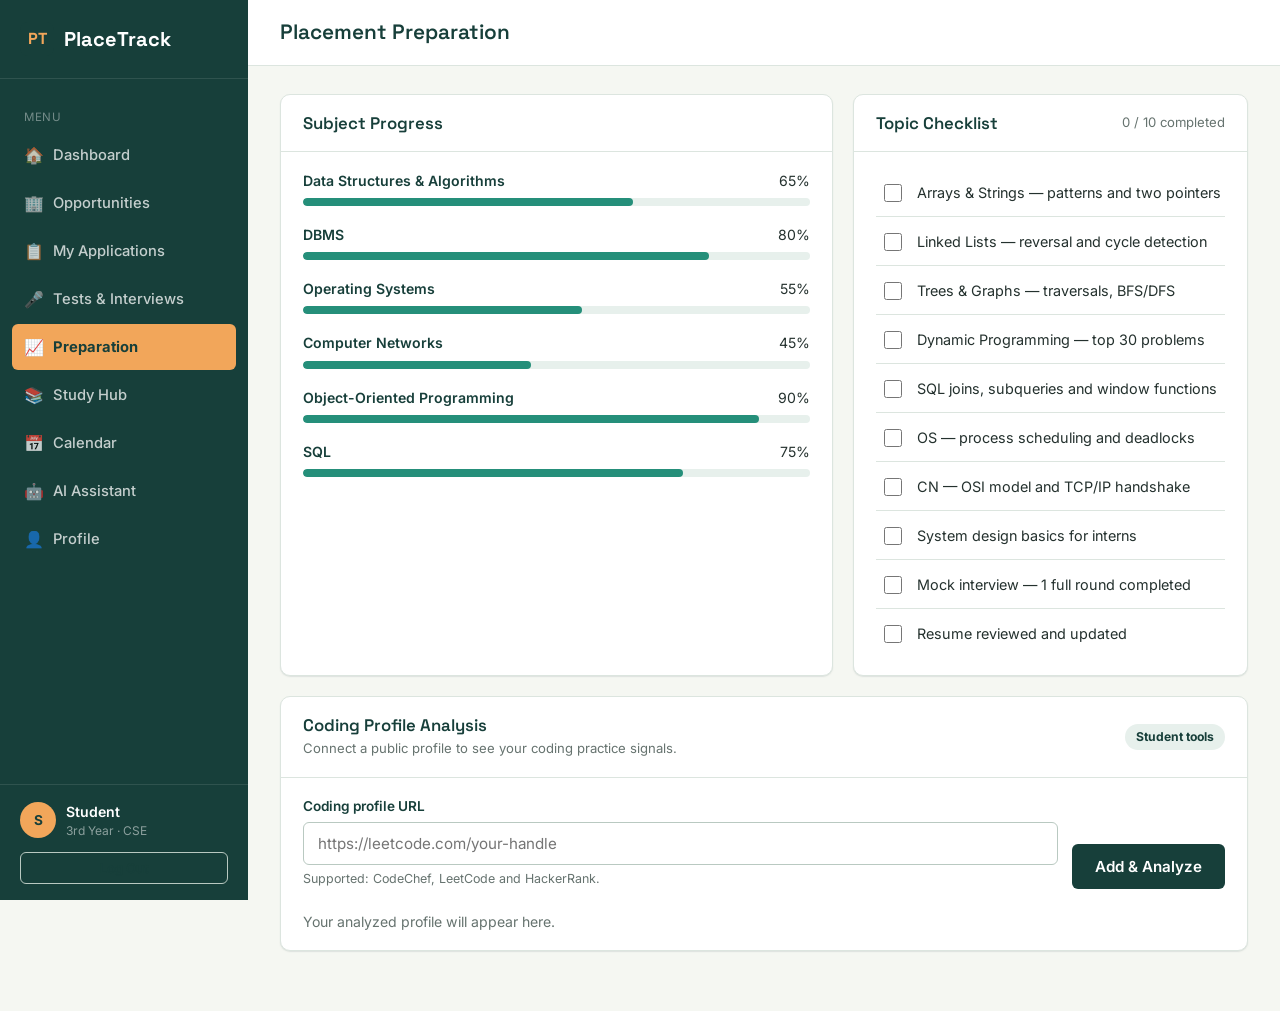
<file: PlaceTrack/PlaceTrack/PlaceTrack/preparation.html>
<!DOCTYPE html>
<html lang="en">
<head>
<meta charset="UTF-8">
<meta name="viewport" content="width=device-width, initial-scale=1.0">
<title>Placement Preparation — PlaceTrack</title>
<link rel="stylesheet" href="css/style.css">
</head>
<body>

<div class="app-shell">
  <aside class="sidebar">
    <a href="index.html" class="brand"><span class="brand-mark">PT</span> PlaceTrack</a>
    <nav class="side-nav">
      <div class="side-label">Menu</div>
      <a href="dashboard.html" class="side-link"><span class="ic">🏠</span> Dashboard</a>
      <a href="opportunities.html" class="side-link"><span class="ic">🏢</span> Opportunities</a>
      <a href="applications.html" class="side-link"><span class="ic">📋</span> My Applications</a>
      <a href="interviews.html" class="side-link"><span class="ic">🎤</span> Tests &amp; Interviews</a>
      <a href="preparation.html" class="side-link"><span class="ic">📈</span> Preparation</a>
      <a href="study-hub.html" class="side-link"><span class="ic">📚</span> Study Hub</a><a href="calendar.html" class="side-link"><span class="ic">📅</span> Calendar</a><a href="ai-assistant.html" class="side-link"><span class="ic">🤖</span> AI Assistant</a><a href="profile.html" class="side-link"><span class="ic">👤</span> Profile</a>
    </nav>
    <div class="sidebar-foot">
      <div class="side-user">
        <div class="side-avatar">S</div>
        <div>
          <div class="side-user-name" data-user-name>Student</div>
          <div class="side-user-role">3rd Year · CSE</div>
        </div>
      </div>
      <button class="btn btn-outline btn-sm btn-block" data-logout>Log Out</button>
    </div>
  </aside>

  <div class="main-area">
    <div class="topbar">
      <div class="flex items-center gap-12">
        <button class="menu-btn" aria-label="Toggle sidebar">☰</button>
        <h1>Placement Preparation</h1>
      </div>
    </div>

    <div class="page-body">
      <div class="two-col">
        <div class="panel">
          <div class="panel-head"><h2>Subject Progress</h2></div>
          <div class="panel-body" id="prep-progress-list"></div>
        </div>

        <div class="panel">
          <div class="panel-head">
            <h2>Topic Checklist</h2>
            <span class="text-muted" id="checklist-count" style="font-size:.82rem;"></span>
          </div>
          <div class="panel-body">
            <ul class="checklist" id="prep-checklist"></ul>
          </div>
        </div>
      </div>

      <div class="panel coding-profile-panel">
        <div class="panel-head">
          <div>
            <h2>Coding Profile Analysis</h2>
            <p class="panel-subtitle">Connect a public profile to see your coding practice signals.</p>
          </div>
          <span class="badge badge-applied">Student tools</span>
        </div>
        <div class="panel-body">
          <form id="coding-profile-form" class="coding-profile-form" novalidate>
            <div class="field">
              <label for="coding-profile-url">Coding profile URL</label>
              <input type="url" id="coding-profile-url" placeholder="https://leetcode.com/your-handle" required>
              <div class="hint">Supported: CodeChef, LeetCode and HackerRank.</div>
              <div class="error-text">Enter a valid profile URL from a supported platform.</div>
            </div>
            <button type="submit" class="btn btn-primary">Add &amp; Analyze</button>
          </form>
          <div id="coding-profile-result" class="coding-profile-result" aria-live="polite"></div>
        </div>
      </div>
    </div>
  </div>
</div>

<script src="js/main.js"></script>
<script src="js/preparation.js"></script>
</body>
</html>
</file>
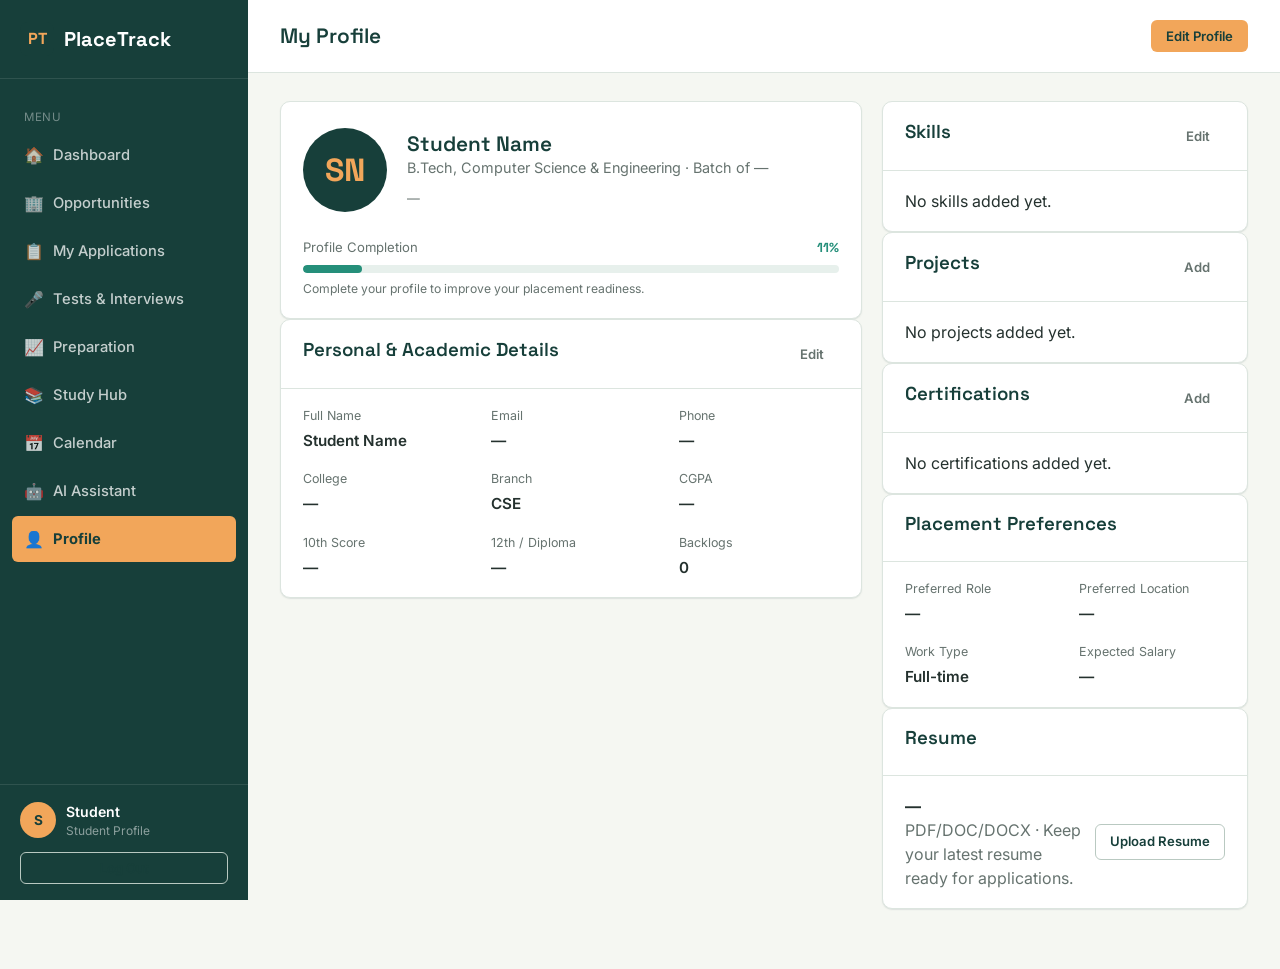
<file: PlaceTrack/PlaceTrack/PlaceTrack/profile.html>
<!DOCTYPE html>
<html lang="en">
<head><meta charset="UTF-8"><meta name="viewport" content="width=device-width, initial-scale=1.0"><title>Profile — PlaceTrack</title><link rel="stylesheet" href="css/style.css"></head>
<body>
<div class="app-shell">
<aside class="sidebar"><a href="index.html" class="brand"><span class="brand-mark">PT</span> PlaceTrack</a><nav class="side-nav"><div class="side-label">Menu</div><a href="dashboard.html" class="side-link"><span class="ic">🏠</span> Dashboard</a><a href="opportunities.html" class="side-link"><span class="ic">🏢</span> Opportunities</a><a href="applications.html" class="side-link"><span class="ic">📋</span> My Applications</a><a href="interviews.html" class="side-link"><span class="ic">🎤</span> Tests &amp; Interviews</a><a href="preparation.html" class="side-link"><span class="ic">📈</span> Preparation</a><a href="study-hub.html" class="side-link"><span class="ic">📚</span> Study Hub</a><a href="calendar.html" class="side-link"><span class="ic">📅</span> Calendar</a><a href="ai-assistant.html" class="side-link"><span class="ic">🤖</span> AI Assistant</a><a href="profile.html" class="side-link"><span class="ic">👤</span> Profile</a></nav><div class="sidebar-foot"><div class="side-user"><div class="side-avatar">S</div><div><div class="side-user-name" data-user-name>Student</div><div class="side-user-role">Student Profile</div></div></div><button class="btn btn-outline btn-sm btn-block" data-logout>Log Out</button></div></aside>
<div class="main-area"><div class="topbar"><div class="flex items-center gap-12"><button class="menu-btn" aria-label="Toggle sidebar">☰</button><h1>My Profile</h1></div><div class="topbar-actions"><button class="btn btn-accent btn-sm" data-modal-open="edit-profile-modal">Edit Profile</button></div></div>
<div class="page-body">
<div class="profile-layout">
<div>
<div class="panel profile-hero"><div class="profile-head"><div class="profile-avatar" data-profile-avatar>RS</div><div class="profile-head-copy"><h2 class="profile-name" data-profile="fullName">Student Name</h2><div class="profile-meta">B.Tech, <span data-profile="branchLabel">Computer Science &amp; Engineering</span> · Batch of <span data-profile="graduationYear">2027</span></div><div class="profile-links"><a data-profile-link="github" href="#" target="_blank" rel="noopener">GitHub ↗</a><a data-profile-link="linkedin" href="#" target="_blank" rel="noopener">LinkedIn ↗</a><span data-profile="location">Location not added</span></div></div></div><div class="profile-completion"><div class="completion-top"><span>Profile Completion</span><strong data-profile-completion>0%</strong></div><div class="progress-track"><div class="progress-fill" data-profile-progress style="width:0%"></div></div><div class="completion-hint" data-profile-hint>Complete your profile to improve your placement readiness.</div></div></div>
<div class="panel"><div class="panel-head"><h3>Personal &amp; Academic Details</h3><button class="btn btn-ghost btn-sm" data-modal-open="edit-profile-modal">Edit</button></div><div class="panel-body"><div class="info-grid info-grid-3"><div class="info-item"><div class="lbl">Full Name</div><div class="val" data-profile="fullName">—</div></div><div class="info-item"><div class="lbl">Email</div><div class="val" data-profile="email">—</div></div><div class="info-item"><div class="lbl">Phone</div><div class="val" data-profile="phone">—</div></div><div class="info-item"><div class="lbl">College</div><div class="val" data-profile="college">—</div></div><div class="info-item"><div class="lbl">Branch</div><div class="val" data-profile="branch">—</div></div><div class="info-item"><div class="lbl">CGPA</div><div class="val" data-profile="cgpa">—</div></div><div class="info-item"><div class="lbl">10th Score</div><div class="val" data-profile="tenth">—</div></div><div class="info-item"><div class="lbl">12th / Diploma</div><div class="val" data-profile="twelfth">—</div></div><div class="info-item"><div class="lbl">Backlogs</div><div class="val" data-profile="backlogs">—</div></div></div></div></div>
</div>
<div>
<div class="panel"><div class="panel-head"><h3>Skills</h3><button class="btn btn-ghost btn-sm" data-modal-open="edit-profile-modal">Edit</button></div><div class="panel-body"><div class="skill-tags" data-profile-skills></div></div></div>
<div class="panel"><div class="panel-head"><h3>Projects</h3><button class="btn btn-ghost btn-sm" data-modal-open="edit-profile-modal">Add</button></div><div class="panel-body"><div data-profile-projects class="profile-list"></div></div></div>
<div class="panel"><div class="panel-head"><h3>Certifications</h3><button class="btn btn-ghost btn-sm" data-modal-open="edit-profile-modal">Add</button></div><div class="panel-body"><div data-profile-certifications class="profile-list"></div></div></div>
<div class="panel"><div class="panel-head"><h3>Placement Preferences</h3></div><div class="panel-body"><div class="info-grid"><div class="info-item"><div class="lbl">Preferred Role</div><div class="val" data-profile="preferredRole">—</div></div><div class="info-item"><div class="lbl">Preferred Location</div><div class="val" data-profile="preferredLocation">—</div></div><div class="info-item"><div class="lbl">Work Type</div><div class="val" data-profile="workType">—</div></div><div class="info-item"><div class="lbl">Expected Salary</div><div class="val" data-profile="expectedSalary">—</div></div></div></div></div>
<div class="panel"><div class="panel-head"><h3>Resume</h3></div><div class="panel-body"><div class="resume-box"><div><strong data-profile="resumeName">No resume uploaded</strong><div class="text-muted">PDF/DOC/DOCX · Keep your latest resume ready for applications.</div></div><label class="btn btn-outline btn-sm" for="resume-upload">Upload Resume<input id="resume-upload" type="file" accept=".pdf,.doc,.docx" hidden></label></div></div></div>
</div></div>
</div></div></div>
<div class="modal-overlay" id="edit-profile-modal"><div class="modal-box modal-large"><button class="modal-close" data-modal-close>×</button><h3>Edit Student Profile</h3><p class="text-muted" style="margin-bottom:18px;">Keep your profile updated for placement applications and eligibility checks.</p>
<div class="profile-edit-grid">
<div class="field"><label>Full Name</label><input data-profile-edit="fullName" type="text"></div><div class="field"><label>Email</label><input data-profile-edit="email" type="email"></div><div class="field"><label>Phone</label><input data-profile-edit="phone" type="tel"></div><div class="field"><label>Location</label><input data-profile-edit="location" type="text" placeholder="Hyderabad"></div><div class="field"><label>College</label><input data-profile-edit="college" type="text"></div><div class="field"><label>Branch</label><select data-profile-edit="branch"><option value="CSE">CSE</option><option value="IT">IT</option><option value="ECE">ECE</option><option value="EEE">EEE</option><option value="MECH">MECH</option><option value="CIVIL">CIVIL</option></select></div><div class="field"><label>CGPA</label><input data-profile-edit="cgpa" type="number" min="0" max="10" step="0.01"></div><div class="field"><label>Graduation Year</label><input data-profile-edit="graduationYear" type="number" min="2024" max="2035"></div><div class="field"><label>10th Score</label><input data-profile-edit="tenth" type="text" placeholder="e.g. 10 CGPA"></div><div class="field"><label>12th / Diploma Score</label><input data-profile-edit="twelfth" type="text" placeholder="e.g. 85%"></div><div class="field"><label>Backlogs</label><input data-profile-edit="backlogs" type="number" min="0" step="1"></div><div class="field"><label>GitHub URL</label><input data-profile-edit="github" type="url" placeholder="https://github.com/username"></div><div class="field"><label>LinkedIn URL</label><input data-profile-edit="linkedin" type="url" placeholder="https://linkedin.com/in/username"></div><div class="field"><label>Preferred Role</label><input data-profile-edit="preferredRole" type="text" placeholder="Software Developer"></div><div class="field"><label>Preferred Location</label><input data-profile-edit="preferredLocation" type="text" placeholder="Hyderabad"></div><div class="field"><label>Work Type</label><select data-profile-edit="workType"><option value="Full-time">Full-time</option><option value="Internship">Internship</option><option value="Both">Both</option></select></div><div class="field"><label>Expected Salary</label><input data-profile-edit="expectedSalary" type="text" placeholder="₹6 LPA+"></div></div>
<div class="field"><label>Skills (comma separated)</label><input data-profile-edit="skills" type="text" placeholder="Java, SQL, Python, Git"></div><div class="field"><label>Projects (one per line: Name | Tech | Description)</label><textarea data-profile-edit="projects" rows="4" placeholder="PlaceTrack | HTML, CSS, JavaScript | Placement management platform"></textarea></div><div class="field"><label>Certifications (one per line: Name | Issuer | Year)</label><textarea data-profile-edit="certifications" rows="3" placeholder="AWS Cloud Practitioner | AWS | 2026"></textarea></div>
<button type="button" class="btn btn-primary btn-block" data-profile-save>Save Profile</button></div></div>
<script src="js/main.js"></script>
</body></html>
</file>
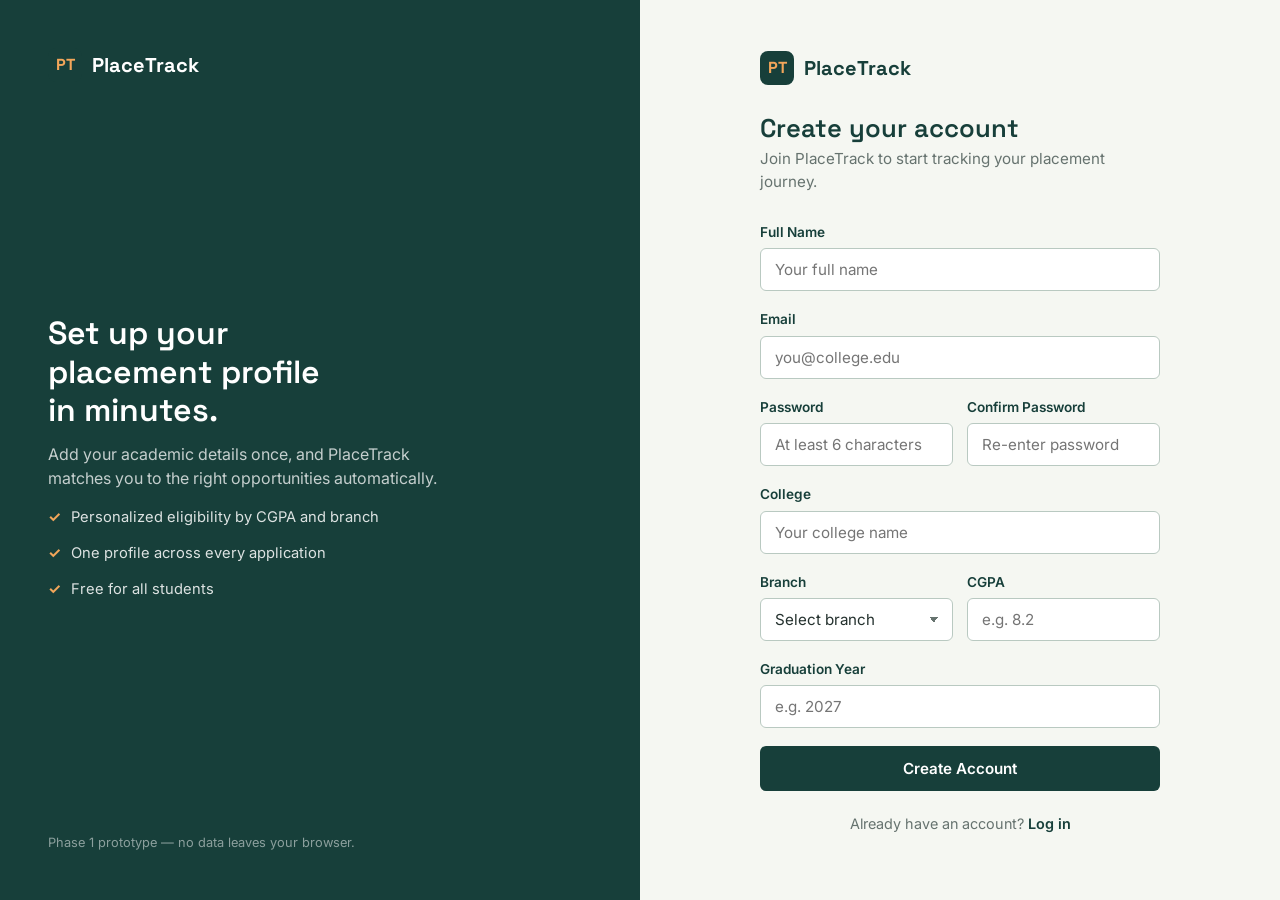
<file: PlaceTrack/PlaceTrack/PlaceTrack/register.html>
<!DOCTYPE html>
<html lang="en">
<head>
<meta charset="UTF-8">
<meta name="viewport" content="width=device-width, initial-scale=1.0">
<title>Student Registration — PlaceTrack</title>
<link rel="stylesheet" href="css/style.css">
</head>
<body>

<div class="auth-wrap">
  <div class="auth-side">
    <a href="index.html" class="brand"><span class="brand-mark">PT</span> PlaceTrack</a>
    <div class="auth-side-copy">
      <h2>Set up your placement profile in minutes.</h2>
      <p>Add your academic details once, and PlaceTrack matches you to the right opportunities automatically.</p>
      <ul class="auth-side-list">
        <li>Personalized eligibility by CGPA and branch</li>
        <li>One profile across every application</li>
        <li>Free for all students</li>
      </ul>
    </div>
    <div class="auth-side-foot">Phase 1 prototype — no data leaves your browser.</div>
  </div>

  <div class="auth-main">
    <div class="auth-card">
      <a href="index.html" class="brand"><span class="brand-mark">PT</span> PlaceTrack</a>
      <h1>Create your account</h1>
      <p class="lede">Join PlaceTrack to start tracking your placement journey.</p>

      <form id="register-form" novalidate>
        <div class="field">
          <label for="reg-fullname">Full Name</label>
          <input type="text" id="reg-fullname" placeholder="Your full name" required>
          <div class="error-text">Enter your full name.</div>
        </div>
        <div class="field">
          <label for="reg-email">Email</label>
          <input type="email" id="reg-email" placeholder="you@college.edu" required>
          <div class="error-text">Enter a valid email address.</div>
        </div>
        <div class="field-row">
          <div class="field">
            <label for="reg-password">Password</label>
            <input type="password" id="reg-password" placeholder="At least 6 characters" required>
            <div class="error-text">Password must be at least 6 characters.</div>
          </div>
          <div class="field">
            <label for="reg-confirm">Confirm Password</label>
            <input type="password" id="reg-confirm" placeholder="Re-enter password" required>
            <div class="error-text">Passwords do not match.</div>
          </div>
        </div>
        <div class="field">
          <label for="reg-college">College</label>
          <input type="text" id="reg-college" placeholder="Your college name" required>
          <div class="error-text">Enter your college name.</div>
        </div>
        <div class="field-row">
          <div class="field">
            <label for="reg-branch">Branch</label>
            <select id="reg-branch" required>
              <option value="">Select branch</option>
              <option>CSE</option>
              <option>IT</option>
              <option>ECE</option>
              <option>EEE</option>
              <option>MECH</option>
              <option>CIVIL</option>
            </select>
            <div class="error-text">Select your branch.</div>
          </div>
          <div class="field">
            <label for="reg-cgpa">CGPA</label>
            <input type="number" id="reg-cgpa" step="0.01" min="0" max="10" placeholder="e.g. 8.2" required>
            <div class="error-text">Enter a CGPA between 0 and 10.</div>
          </div>
        </div>
        <div class="field">
          <label for="reg-gradyear">Graduation Year</label>
          <input type="number" id="reg-gradyear" min="2024" max="2030" placeholder="e.g. 2027" required>
          <div class="error-text">Enter a valid graduation year.</div>
        </div>
        <button type="submit" class="btn btn-primary btn-block">Create Account</button>
      </form>

      <p class="form-foot-link">Already have an account? <a href="login.html">Log in</a></p>
    </div>
  </div>
</div>

<script src="js/main.js"></script>
<script src="js/auth.js"></script>
</body>
</html>
</file>
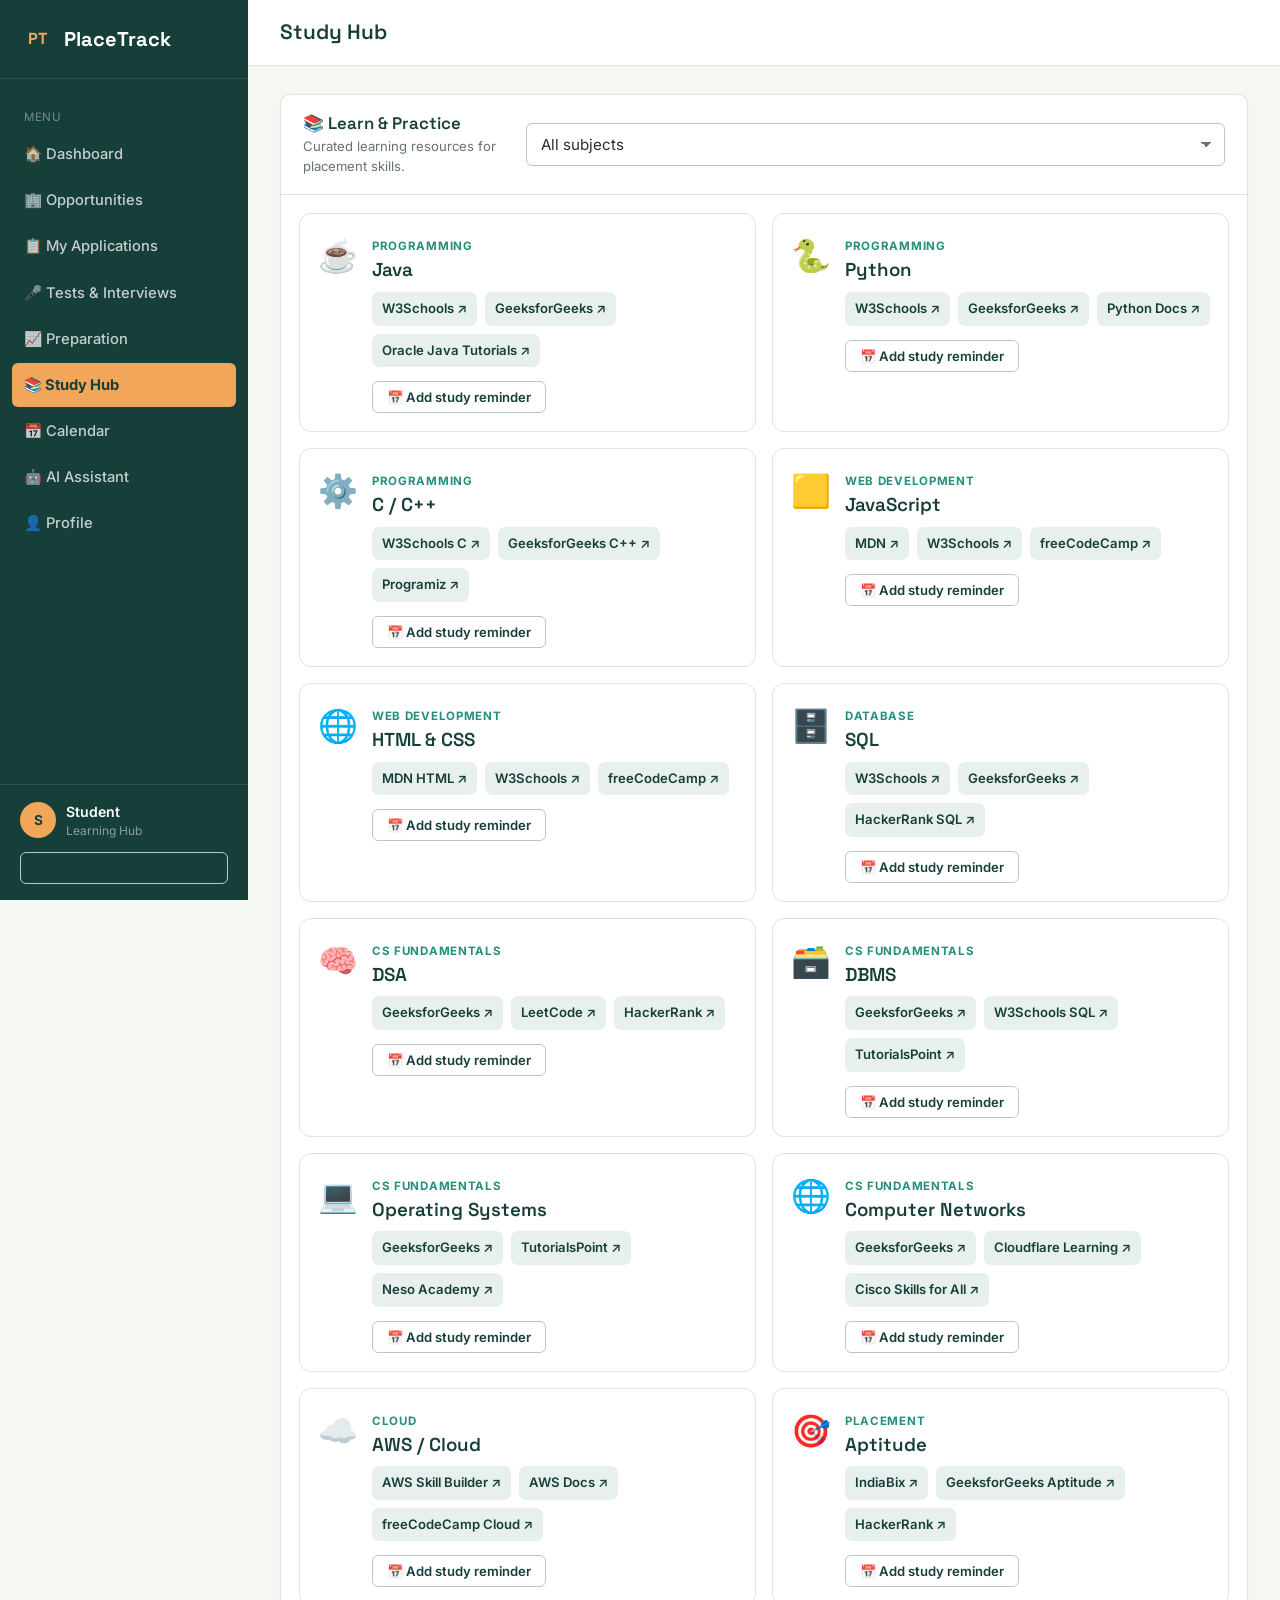
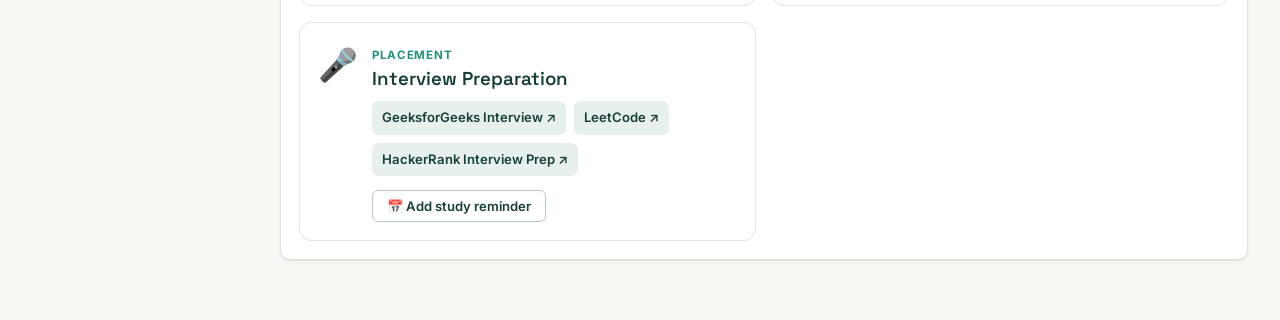
<file: PlaceTrack/PlaceTrack/PlaceTrack/study-hub.html>
<!DOCTYPE html><html lang="en"><head><meta charset="UTF-8"><meta name="viewport" content="width=device-width, initial-scale=1.0"><title>Study Hub — PlaceTrack</title><link rel="stylesheet" href="css/style.css"></head><body>
<div class="app-shell"><aside class="sidebar"><a href="index.html" class="brand"><span class="brand-mark">PT</span> PlaceTrack</a><nav class="side-nav"><div class="side-label">Menu</div><a href="dashboard.html" class="side-link">🏠 Dashboard</a><a href="opportunities.html" class="side-link">🏢 Opportunities</a><a href="applications.html" class="side-link">📋 My Applications</a><a href="interviews.html" class="side-link">🎤 Tests &amp; Interviews</a><a href="preparation.html" class="side-link">📈 Preparation</a><a href="study-hub.html" class="side-link">📚 Study Hub</a><a href="calendar.html" class="side-link">📅 Calendar</a><a href="ai-assistant.html" class="side-link">🤖 AI Assistant</a><a href="profile.html" class="side-link">👤 Profile</a></nav><div class="sidebar-foot"><div class="side-user"><div class="side-avatar">S</div><div><div class="side-user-name" data-user-name>Student</div><div class="side-user-role">Learning Hub</div></div></div><button class="btn btn-outline btn-sm btn-block" data-logout>Log Out</button></div></aside>
<div class="main-area"><div class="topbar"><div class="flex items-center gap-12"><button class="menu-btn">☰</button><h1>Study Hub</h1></div></div><div class="page-body"><div class="panel"><div class="panel-head"><div><h2>📚 Learn &amp; Practice</h2><p class="panel-subtitle">Curated learning resources for placement skills.</p></div><select id="study-filter" class="study-filter"><option value="all">All subjects</option><option value="Programming">Programming</option><option value="Web Development">Web Development</option><option value="Database">Database</option><option value="CS Fundamentals">CS Fundamentals</option><option value="Cloud">Cloud</option><option value="Placement">Placement</option></select></div><div class="learning-grid" id="learning-grid"></div></div></div></div></div>
<script src="js/main.js"></script><script src="js/study-hub.js"></script></body></html>
</file>
<file: PlaceTrack/PlaceTrack/PlaceTrack/css/style.css>
/* ==========================================================================
   PlaceTrack — Design System
   Fonts: Space Grotesk (display) + Inter (body)
   ========================================================================== */

@import url('https://fonts.googleapis.com/css2?family=Space+Grotesk:wght@500;600;700&family=Inter:wght@400;500;600;700&display=swap');

:root{
  /* Palette */
  --navy: #173F3A;
  --navy-light: #2B5F58;
  --navy-soft: #E7F0EC;
  --cream: #F5F7F2;
  --paper: #FFFFFF;
  --amber: #F2A65A;
  --amber-dark: #D47C2F;
  --amber-soft: #FFF1DE;
  --teal: #258F7A;
  --teal-soft: #E2F2ED;
  --coral: #D65A4A;
  --coral-soft: #FBE9E5;
  --ink: #24312E;
  --muted: #66736F;
  --border: #DCE5DF;
  --border-strong: #B9C9C1;

  --radius-sm: 6px;
  --radius-md: 10px;
  --radius-lg: 16px;
  --shadow-card: 0 1px 2px rgba(23,63,58,0.07), 0 1px 0 rgba(23,63,58,0.04);
  --shadow-pop: 0 12px 32px rgba(23,63,58,0.16);

  --sidebar-w: 248px;
}

*,*::before,*::after{ box-sizing: border-box; }

html{ scroll-behavior: smooth; }

body{
  margin:0;
  font-family: 'Inter', -apple-system, BlinkMacSystemFont, sans-serif;
  background: var(--cream);
  color: var(--ink);
  line-height: 1.5;
  -webkit-font-smoothing: antialiased;
}

h1,h2,h3,h4{
  font-family: 'Space Grotesk', 'Inter', sans-serif;
  font-weight: 600;
  line-height: 1.2;
  margin: 0 0 .4em 0;
  color: var(--navy);
}

p{ margin: 0 0 1em 0; color: var(--ink); }
a{ color: inherit; text-decoration: none; }
ul{ margin:0; padding:0; list-style:none; }
img{ max-width:100%; display:block; }

:focus-visible{
  outline: 2px solid var(--amber-dark);
  outline-offset: 2px;
}

.container{
  max-width: 1180px;
  margin: 0 auto;
  padding: 0 24px;
}

/* ---------- Buttons ---------- */
.btn{
  display:inline-flex;
  align-items:center;
  justify-content:center;
  gap:8px;
  font-family:'Inter',sans-serif;
  font-weight:600;
  font-size:.95rem;
  padding: 12px 22px;
  border-radius: var(--radius-sm);
  border: 1px solid transparent;
  cursor:pointer;
  transition: transform .12s ease, box-shadow .12s ease, background-color .12s ease;
  white-space: nowrap;
}
.btn:active{ transform: translateY(1px); }

.btn-primary{ background: var(--navy); color:#fff; }
.btn-primary:hover{ background: var(--navy-light); }

.btn-accent{ background: var(--amber); color: var(--navy); }
.btn-accent:hover{ background: var(--amber-dark); color:#fff; }

.btn-outline{ background: transparent; color: var(--navy); border-color: var(--border-strong); }
.btn-outline:hover{ background: var(--navy-soft); }

.btn-ghost{ background: transparent; color: var(--muted); border-color: transparent; padding: 8px 12px; }
.btn-ghost:hover{ color: var(--navy); background: var(--navy-soft); }

.btn-danger{ background: var(--coral-soft); color: var(--coral); }
.btn-danger:hover{ background: var(--coral); color:#fff; }

.btn-sm{ padding: 7px 14px; font-size: .82rem; }
.btn-block{ width:100%; }

/* ---------- Public Navbar ---------- */
.navbar{
  position: sticky; top:0; z-index: 50;
  background: rgba(245,247,242,0.95);
  backdrop-filter: blur(8px);
  border-bottom: 1px solid var(--border);
}
.navbar-inner{
  max-width:1180px; margin:0 auto; padding: 16px 24px;
  display:flex; align-items:center; justify-content:space-between;
}
.brand{ display:flex; align-items:center; gap:10px; font-family:'Space Grotesk',sans-serif; font-weight:700; font-size:1.25rem; color:var(--navy); }
.brand-mark{
  width:34px; height:34px; border-radius:8px;
  background: var(--navy);
  color: var(--amber);
  display:flex; align-items:center; justify-content:center;
  font-family:'Space Grotesk',sans-serif; font-weight:700; font-size:1rem;
}
.nav-links{ display:flex; align-items:center; gap: 28px; }
.nav-links a{ font-weight:500; color: var(--ink); font-size:.95rem; }
.nav-links a:hover{ color: var(--navy); }
.nav-cta{ display:flex; gap:10px; }
.nav-toggle{ display:none; background:none; border:none; font-size:1.5rem; cursor:pointer; color:var(--navy); }

/* ---------- Hero ---------- */
.hero{ padding: 88px 0 64px; }
.hero-grid{ display:grid; grid-template-columns: 1.1fr .9fr; gap: 48px; align-items:center; }
.eyebrow{ color: var(--teal); font-weight:600; font-size:.85rem; margin-bottom:14px; }
.hero h1{ font-size: 3rem; margin-bottom: .3em; }
.hero-sub{ font-size:1.1rem; color: var(--muted); max-width: 46ch; margin-bottom: 30px; }
.hero-actions{ display:flex; gap:14px; flex-wrap:wrap; }
.hero-visual{
  background: var(--navy);
  border-radius: var(--radius-lg);
  padding: 28px;
  color: #fff;
  box-shadow: var(--shadow-pop);
}
.hero-visual .stat-row{ display:flex; justify-content:space-between; padding: 12px 0; border-bottom: 1px solid rgba(255,255,255,0.12); }
.hero-visual .stat-row:last-child{ border-bottom:none; }
.hero-visual .stat-num{ font-family:'Space Grotesk',sans-serif; font-weight:700; font-size:1.3rem; color: var(--amber); }
.hero-visual .stat-label{ font-size:.85rem; color: rgba(255,255,255,0.75); }

/* ---------- Sections / Features ---------- */
.section{ padding: 64px 0; }
.section-head{ max-width: 620px; margin-bottom: 40px; }
.section-head h2{ font-size: 2rem; }
.section-head p{ color: var(--muted); }

.feature-grid{ display:grid; grid-template-columns: repeat(4, 1fr); gap: 20px; }
.feature-card{
  background: var(--paper);
  border: 1px solid var(--border);
  border-radius: var(--radius-md);
  padding: 26px;
  box-shadow: var(--shadow-card);
}
.feature-icon{
  width:42px; height:42px; border-radius:10px;
  background: var(--navy-soft);
  color: var(--navy);
  display:flex; align-items:center; justify-content:center;
  font-size:1.2rem; margin-bottom:16px;
}
.feature-card h3{ font-size:1.05rem; margin-bottom:6px; }
.feature-card p{ font-size:.9rem; color: var(--muted); margin:0; }

.about-block{ display:grid; grid-template-columns: .9fr 1.1fr; gap:48px; align-items:center; }
.about-block .quote{ border-left: 3px solid var(--amber); padding-left:18px; color: var(--navy); font-family:'Space Grotesk',sans-serif; font-size:1.3rem; }

footer.site-footer{ border-top:1px solid var(--border); padding: 40px 0; margin-top:40px; }
.footer-inner{ display:flex; justify-content:space-between; align-items:center; flex-wrap:wrap; gap:16px; }
.footer-inner .brand{ font-size:1.05rem; }
.footer-links{ display:flex; gap:24px; }
.footer-links a{ color: var(--muted); font-size:.9rem; }
.footer-links a:hover{ color: var(--navy); }

/* ---------- Auth Pages ---------- */
.auth-wrap{
  min-height: 100vh;
  display:grid;
  grid-template-columns: 1fr 1fr;
}
.auth-side{
  background: var(--navy);
  color:#fff;
  display:flex; flex-direction:column; justify-content:space-between;
  padding: 48px;
}
.auth-side .brand{ color:#fff; }
.auth-side-copy h2{ color:#fff; font-size:2rem; max-width: 14ch; }
.auth-side-copy p{ color: rgba(255,255,255,0.75); max-width: 40ch; }
.auth-side-list{ display:flex; flex-direction:column; gap:14px; }
.auth-side-list li{ display:flex; gap:10px; align-items:flex-start; color: rgba(255,255,255,0.85); font-size:.92rem; }
.auth-side-list li::before{ content:'✓'; color: var(--amber); font-weight:700; }
.auth-side-foot{ font-size:.8rem; color: rgba(255,255,255,0.5); }

.auth-main{ display:flex; align-items:center; justify-content:center; padding: 48px 24px; }
.auth-card{ width:100%; max-width: 400px; }
.auth-card .brand{ margin-bottom: 28px; }
.auth-card h1{ font-size:1.6rem; margin-bottom:.2em; }
.auth-card .lede{ color: var(--muted); margin-bottom: 28px; font-size:.95rem; }

.field{ margin-bottom: 18px; }
.field label{ display:block; font-size:.85rem; font-weight:600; color: var(--navy); margin-bottom:6px; }
.field .hint{ font-size:.78rem; color: var(--muted); margin-top:5px; }
.field .error-text{ font-size:.78rem; color: var(--coral); margin-top:5px; display:none; }
.field.has-error .error-text{ display:block; }
.field.has-error input, .field.has-error select{ border-color: var(--coral); }

input[type=text], input[type=email], input[type=password], input[type=tel], input[type=number], input[type=date], input[type=url], select, textarea{
  width:100%;
  padding: 11px 14px;
  border: 1px solid var(--border-strong);
  border-radius: var(--radius-sm);
  font-family:'Inter',sans-serif;
  font-size:.95rem;
  background: var(--paper);
  color: var(--ink);
}
input:focus, select:focus, textarea:focus{ border-color: var(--navy); }
textarea{ resize: vertical; min-height: 90px; }

.field-row{ display:grid; grid-template-columns: 1fr 1fr; gap:14px; }

.form-foot-link{ text-align:center; margin-top:22px; font-size:.9rem; color: var(--muted); }
.form-foot-link a{ color: var(--navy); font-weight:600; }
.form-divider{ display:flex; align-items:center; gap:12px; margin: 20px 0; color: var(--muted); font-size:.8rem; }
.form-divider::before, .form-divider::after{ content:''; flex:1; height:1px; background: var(--border); }

/* ---------- App Shell (sidebar layout) ---------- */
.app-shell{ display:flex; min-height:100vh; }
.sidebar{
  width: var(--sidebar-w);
  background: var(--navy);
  color:#fff;
  flex-shrink:0;
  display:flex; flex-direction:column;
  position: sticky; top:0; height:100vh;
}
.sidebar .brand{ color:#fff; padding: 22px 20px; border-bottom:1px solid rgba(255,255,255,0.1); }
.side-nav{ flex:1; padding: 16px 12px; overflow-y:auto; }
.side-nav .side-label{ font-size:.72rem; text-transform: uppercase; letter-spacing:.06em; color: rgba(255,255,255,0.4); padding: 14px 12px 6px; }
.side-link{
  display:flex; align-items:center; gap:12px;
  padding: 11px 12px;
  border-radius: var(--radius-sm);
  color: rgba(255,255,255,0.75);
  font-size:.92rem; font-weight:500;
  margin-bottom: 2px;
}
.side-link .ic{ width:18px; text-align:center; font-size:1rem; }
.side-link:hover{ background: rgba(255,255,255,0.07); color:#fff; }
.side-link.active{ background: var(--amber); color: var(--navy); font-weight:700; }
.sidebar-foot{ padding: 16px 20px; border-top:1px solid rgba(255,255,255,0.1); }
.side-user{ display:flex; align-items:center; gap:10px; margin-bottom:12px; }
.side-avatar{ width:36px; height:36px; border-radius:50%; background: var(--amber); color:var(--navy); display:flex; align-items:center; justify-content:center; font-weight:700; font-size:.85rem; flex-shrink:0; }
.side-user-name{ font-size:.88rem; font-weight:600; color:#fff; }
.side-user-role{ font-size:.75rem; color: rgba(255,255,255,0.5); }

.main-area{ flex:1; min-width:0; }
.topbar{
  display:flex; align-items:center; justify-content:space-between;
  padding: 20px 32px;
  border-bottom: 1px solid var(--border);
  background: var(--paper);
  position: sticky; top:0; z-index:10;
}
.topbar h1{ font-size:1.3rem; margin:0; }
.topbar-actions{ display:flex; align-items:center; gap:14px; }
.menu-btn{ display:none; background:none; border:none; font-size:1.4rem; color:var(--navy); cursor:pointer; }

.page-body{ padding: 28px 32px 60px; }

/* ---------- Stat cards ---------- */
.stat-grid{ display:grid; grid-template-columns: repeat(5, 1fr); gap:16px; margin-bottom: 28px; }
.stat-card{
  background: var(--paper); border:1px solid var(--border); border-radius: var(--radius-md);
  padding: 18px 20px; box-shadow: var(--shadow-card);
}
.stat-card .stat-num{ font-family:'Space Grotesk',sans-serif; font-size: 1.9rem; font-weight:700; color: var(--navy); }
.stat-card .stat-label{ font-size:.82rem; color: var(--muted); margin-top:4px; }
.stat-card.accent-amber .stat-num{ color: var(--amber-dark); }
.stat-card.accent-teal .stat-num{ color: var(--teal); }
.stat-card.accent-coral .stat-num{ color: var(--coral); }

/* ---------- Cards / panels ---------- */
.panel{ background: var(--paper); border:1px solid var(--border); border-radius: var(--radius-md); box-shadow: var(--shadow-card); }
.panel-head{ display:flex; align-items:center; justify-content:space-between; padding: 18px 22px; border-bottom:1px solid var(--border); }
.panel-head h2{ font-size:1.05rem; margin:0; }
.panel-body{ padding: 18px 22px; }
.panel-link{ font-size:.85rem; font-weight:600; color: var(--navy); }

.two-col{ display:grid; grid-template-columns: 1.4fr 1fr; gap:20px; }
.coding-profile-panel{ margin-top:20px; }
.panel-subtitle{ color:var(--muted); font-size:.82rem; margin:4px 0 0; }
.coding-profile-form{ display:flex; align-items:flex-end; gap:14px; }
.coding-profile-form .field{ flex:1; margin-bottom:0; }
.coding-profile-result{ margin-top:22px; }
.coding-profile-card{ border-top:1px solid var(--border); padding-top:20px; margin-top:20px; }
.coding-profile-card:first-child{ margin-top:0; }
.coding-result-actions{ display:flex; align-items:flex-start; gap:12px; }
.coding-empty,.coding-note{ color:var(--muted); font-size:.88rem; }
.coding-result-head{ display:flex; justify-content:space-between; align-items:flex-start; gap:16px; border-top:1px solid var(--border); padding-top:20px; }
.coding-result-head h3{ margin:7px 0 2px; font-size:1.12rem; }
.coding-result-head a{ color:var(--navy); font-size:.82rem; font-weight:600; }
.coding-platform{ display:inline-block; padding:4px 9px; border-radius:20px; font-size:.72rem; font-weight:700; }
.coding-platform.amber{ background:var(--amber-soft); color:var(--amber-dark); }
.coding-platform.teal{ background:var(--teal-soft); color:var(--teal); }
.coding-platform.navy{ background:var(--navy-soft); color:var(--navy); }
.coding-readiness{ display:flex; flex-direction:column; align-items:flex-end; color:var(--muted); font-size:.74rem; }
.coding-readiness strong{ color:var(--teal); font:700 1.6rem 'Space Grotesk',sans-serif; }
.coding-metrics{ display:grid; grid-template-columns:repeat(4,1fr); gap:10px; margin-top:18px; }
.coding-metric{ background:var(--navy-soft); padding:12px; border-radius:var(--radius-sm); }
.coding-metric strong{ display:block; color:var(--navy); font:700 1.15rem 'Space Grotesk',sans-serif; }
.coding-metric span{ color:var(--muted); font-size:.75rem; }
.coding-focus{ display:flex; gap:8px; margin-top:16px; padding:12px 14px; background:var(--teal-soft); color:var(--teal); font-size:.83rem; }
.coding-focus strong{ white-space:nowrap; }

/* ---------- Opportunity / event cards ---------- */
.card-grid{ display:grid; grid-template-columns: repeat(3, 1fr); gap:18px; }
.opp-card{ background: var(--paper); border:1px solid var(--border); border-radius: var(--radius-md); padding:20px; box-shadow: var(--shadow-card); display:flex; flex-direction:column; gap:12px; }
.opp-card-head{ display:flex; justify-content:space-between; align-items:flex-start; gap:10px; }
.opp-co-logo{ width:44px; height:44px; border-radius:10px; background: var(--navy-soft); color:var(--navy); display:flex; align-items:center; justify-content:center; font-weight:700; font-family:'Space Grotesk',sans-serif; flex-shrink:0; }
.opp-title{ font-weight:700; color: var(--navy); font-size:1rem; }
.opp-role{ font-size:.85rem; color: var(--muted); }
.opp-meta{ display:flex; flex-wrap:wrap; gap:8px; font-size:.78rem; }
.opp-meta span{ background: var(--navy-soft); color: var(--navy); padding:4px 9px; border-radius:20px; }
.opp-details-list{ font-size:.85rem; color: var(--muted); display:flex; flex-direction:column; gap:5px; }
.opp-details-list b{ color: var(--ink); font-weight:600; }
.opp-actions{ display:flex; gap:8px; margin-top:auto; padding-top:6px; }
.opp-deadline{ font-size:.78rem; color: var(--coral); font-weight:600; }

/* ---------- Badges ---------- */
.badge{ display:inline-block; padding: 4px 11px; border-radius: 20px; font-size:.76rem; font-weight:700; }
.badge-saved{ background:var(--navy-soft); color:var(--muted); }
.badge-applied{ background: var(--navy-soft); color: var(--navy); }
.badge-assessment{ background:var(--amber-soft); color: var(--amber-dark); }
.badge-technical{ background:var(--teal-soft); color:var(--teal); }
.badge-hr{ background:var(--coral-soft); color:var(--coral); }
.badge-selected{ background: var(--teal-soft); color: var(--teal); }
.badge-rejected{ background: var(--coral-soft); color: var(--coral); }

/* ---------- Table ---------- */
.table-wrap{ overflow-x:auto; }
table{ width:100%; border-collapse: collapse; font-size:.9rem; }
thead th{ text-align:left; font-size:.75rem; text-transform:uppercase; letter-spacing:.04em; color: var(--muted); padding: 12px 16px; border-bottom: 1px solid var(--border); white-space:nowrap; }
tbody td{ padding: 14px 16px; border-bottom: 1px solid var(--border); vertical-align:middle; }
tbody tr:hover{ background: var(--navy-soft); }
.row-actions{ display:flex; gap:6px; }
.icon-btn{ width:30px; height:30px; border-radius:7px; border:1px solid var(--border-strong); background:#fff; display:inline-flex; align-items:center; justify-content:center; cursor:pointer; color: var(--muted); }
.icon-btn:hover{ background: var(--navy-soft); color: var(--navy); }
.icon-btn.danger:hover{ background: var(--coral-soft); color: var(--coral); border-color: var(--coral); }

/* ---------- Toolbar / filters ---------- */
.toolbar{ display:flex; gap:12px; flex-wrap:wrap; align-items:center; margin-bottom: 22px; }
.search-box{ position:relative; flex: 1 1 260px; max-width: 360px; }
.search-box input{ padding-left: 38px; }
.search-box .ic{ position:absolute; left:12px; top:50%; transform:translateY(-50%); color: var(--muted); }
.filter-select{ min-width: 150px; }
select{ appearance:none; background-image: linear-gradient(45deg, transparent 50%, var(--muted) 50%), linear-gradient(135deg, var(--muted) 50%, transparent 50%); background-position: calc(100% - 18px) center, calc(100% - 13px) center; background-size:5px 5px, 5px 5px; background-repeat:no-repeat; padding-right: 32px; }

/* ---------- Progress ---------- */
.progress-item{ margin-bottom:18px; }
.progress-item:last-child{ margin-bottom:0; }
.progress-top{ display:flex; justify-content:space-between; font-size:.88rem; margin-bottom:7px; }
.progress-top .subj{ font-weight:600; color: var(--navy); }
.progress-track{ height:9px; background: var(--navy-soft); border-radius:20px; overflow:hidden; }
.progress-fill{ height:100%; background: var(--amber); border-radius:20px; }
.progress-fill.teal{ background: var(--teal); }

.checklist{ display:flex; flex-direction:column; gap:2px; }
.check-item{ display:flex; align-items:center; gap:12px; padding:11px 4px; border-bottom:1px solid var(--border); }
.check-item:last-child{ border-bottom:none; }
.check-item input[type=checkbox]{ width:18px; height:18px; accent-color: var(--teal); cursor:pointer; }
.check-item span{ font-size:.9rem; }
.check-item.done span{ color: var(--muted); text-decoration: line-through; }

/* ---------- Profile ---------- */
.profile-head{ display:flex; align-items:center; gap:20px; padding: 26px 22px; }
.profile-avatar{ width:84px; height:84px; border-radius:50%; background: var(--navy); color: var(--amber); display:flex; align-items:center; justify-content:center; font-size:2rem; font-weight:700; font-family:'Space Grotesk',sans-serif; flex-shrink:0; }
.profile-name{ font-size:1.3rem; margin:0; }
.profile-meta{ color: var(--muted); font-size:.9rem; }
.info-grid{ display:grid; grid-template-columns: repeat(2,1fr); gap: 18px 28px; }
.info-item .lbl{ font-size:.78rem; color: var(--muted); margin-bottom:4px; }
.info-item .val{ font-size:.95rem; font-weight:600; color: var(--ink); }
.skill-tags{ display:flex; flex-wrap:wrap; gap:8px; }
.skill-tag{ background: var(--navy-soft); color: var(--navy); padding:6px 13px; border-radius:20px; font-size:.82rem; font-weight:600; }

/* ---------- Timeline / events ---------- */
.event-card{ display:flex; gap:16px; padding:16px 0; border-bottom:1px solid var(--border); }
.event-card:last-child{ border-bottom:none; }
.event-date-box{ width:56px; height:56px; flex-shrink:0; border-radius:10px; background: var(--navy-soft); color:var(--navy); display:flex; flex-direction:column; align-items:center; justify-content:center; }
.event-date-box .d{ font-family:'Space Grotesk',sans-serif; font-weight:700; font-size:1.15rem; line-height:1; }
.event-date-box .m{ font-size:.68rem; text-transform:uppercase; }
.event-info{ flex:1; }
.event-info h4{ margin:0 0 3px; font-size:.95rem; }
.event-info .sub{ font-size:.82rem; color: var(--muted); }
.event-tags{ display:flex; gap:8px; margin-top:8px; }

/* ---------- Modal ---------- */
.modal-overlay{ position:fixed; inset:0; background: rgba(23,63,58,0.5); display:none; align-items:center; justify-content:center; z-index:100; padding:20px; }
.modal-overlay.open{ display:flex; }
.modal-box{ background:#fff; border-radius: var(--radius-lg); max-width: 480px; width:100%; padding:28px; box-shadow: var(--shadow-pop); max-height:88vh; overflow-y:auto; }
.modal-box h3{ margin-bottom:6px; }
.modal-close{ float:right; background:none; border:none; font-size:1.3rem; cursor:pointer; color: var(--muted); }

/* ---------- Toast ---------- */
.toast{ position:fixed; bottom:24px; right:24px; background: var(--navy); color:#fff; padding:14px 20px; border-radius: var(--radius-sm); box-shadow: var(--shadow-pop); font-size:.9rem; z-index:200; display:none; align-items:center; gap:10px; }
.toast.show{ display:flex; }
.toast.success{ background: var(--teal); }
.toast.error{ background: var(--coral); }

/* ---------- Utility ---------- */
.mt-0{margin-top:0;} .mb-0{margin-bottom:0;}
.text-muted{ color: var(--muted); }
.flex{ display:flex; } .items-center{align-items:center;} .gap-8{gap:8px;} .gap-12{gap:12px;}
.empty-state{ text-align:center; padding: 50px 20px; color: var(--muted); }
.empty-state .ic{ font-size:2.2rem; margin-bottom:12px; }

/* ---------- Responsive ---------- */
@media (max-width: 980px){
  .feature-grid{ grid-template-columns: repeat(2,1fr); }
  .hero-grid{ grid-template-columns: 1fr; }
  .about-block{ grid-template-columns:1fr; }
  .auth-side{ display:none; }
  .auth-wrap{ grid-template-columns: 1fr; }
  .two-col{ grid-template-columns:1fr; }
  .card-grid{ grid-template-columns: repeat(2,1fr); }
  .stat-grid{ grid-template-columns: repeat(3,1fr); }
  .info-grid{ grid-template-columns:1fr; }
}
@media (max-width: 720px){
  .nav-links{ position:fixed; top:66px; left:0; right:0; background:var(--cream); flex-direction:column; align-items:flex-start; padding:20px 24px; border-bottom:1px solid var(--border); display:none; gap:16px; }
  .nav-links.open{ display:flex; }
  .nav-toggle{ display:block; }
  .nav-cta{ display:none; }
  .hero h1{ font-size:2.1rem; }
  .feature-grid{ grid-template-columns:1fr; }
  .card-grid{ grid-template-columns:1fr; }
  .stat-grid{ grid-template-columns: repeat(2,1fr); }
  .field-row{ grid-template-columns:1fr; }
  .coding-profile-form{ align-items:stretch; flex-direction:column; }
  .coding-metrics{ grid-template-columns:repeat(2,1fr); }
  .sidebar{ position:fixed; left:-260px; top:0; z-index:60; transition:left .2s ease; }
  .sidebar.open{ left:0; }
  .menu-btn{ display:block; }
  .page-body{ padding: 20px 16px 50px; }
  .topbar{ padding: 16px; }
  .profile-head{ flex-direction:column; text-align:center; }
  .footer-inner{ flex-direction:column; text-align:center; }
}

/* ---------- Enhanced student profile ---------- */
.profile-layout{display:grid;grid-template-columns:minmax(0,1.35fr) minmax(300px,.85fr);gap:20px;}
.profile-hero{overflow:hidden}.profile-head-copy{flex:1}.profile-links{display:flex;gap:14px;flex-wrap:wrap;margin-top:10px;font-size:.8rem;color:var(--muted)}.profile-links a{color:var(--navy);font-weight:600}.profile-completion{padding:0 22px 20px}.completion-top{display:flex;justify-content:space-between;font-size:.82rem;color:var(--muted);margin-bottom:7px}.completion-top strong{color:var(--teal);font-family:'Space Grotesk',sans-serif}.progress-track{height:8px;background:var(--navy-soft);border-radius:20px;overflow:hidden}.progress-fill{height:100%;background:var(--teal);border-radius:20px;transition:width .3s ease}.completion-hint{font-size:.76rem;color:var(--muted);margin-top:7px}.info-grid-3{grid-template-columns:repeat(3,1fr)}.profile-list{display:flex;flex-direction:column;gap:12px}.profile-list-item{padding:12px;background:var(--navy-soft);border-radius:var(--radius-sm)}.profile-list-item strong{display:block;color:var(--navy);font-size:.9rem}.profile-list-item span{display:block;color:var(--muted);font-size:.78rem;margin-top:3px}.resume-box{display:flex;justify-content:space-between;align-items:center;gap:14px}.modal-large{max-width:760px}.profile-edit-grid{display:grid;grid-template-columns:1fr 1fr;gap:0 14px}.profile-edit-grid .field{margin-bottom:14px}
@media(max-width:980px){.profile-layout{grid-template-columns:1fr}.info-grid-3{grid-template-columns:repeat(2,1fr)}}
@media(max-width:600px){.profile-edit-grid,.info-grid-3{grid-template-columns:1fr}.resume-box{align-items:flex-start;flex-direction:column}.profile-head{padding:20px 16px}.profile-completion{padding:0 16px 18px}}
/* ---------- PlaceTrack AI / Study Hub / Calendar ---------- */
.ai-layout{display:grid;grid-template-columns:minmax(0,1.7fr) minmax(280px,.8fr);gap:20px}.ai-chat-panel{min-height:650px;display:flex;flex-direction:column}.chat-messages{flex:1;min-height:420px;max-height:560px;overflow:auto;padding:18px;background:var(--cream);border-top:1px solid var(--border);border-bottom:1px solid var(--border)}.chat-message{display:flex;gap:10px;margin-bottom:16px;align-items:flex-start}.chat-message.user{flex-direction:row-reverse}.chat-avatar{width:34px;height:34px;border-radius:50%;display:flex;align-items:center;justify-content:center;background:var(--navy);color:#fff;font-size:.7rem;font-weight:700;flex:0 0 34px}.chat-message.user .chat-avatar{background:var(--amber);color:var(--navy)}.chat-bubble{max-width:78%;padding:12px 14px;border-radius:12px;background:#fff;border:1px solid var(--border);white-space:normal}.chat-message.user .chat-bubble{background:var(--navy-soft)}.quick-prompts{display:flex;gap:8px;flex-wrap:wrap;padding:12px 16px}.ai-input-row{display:flex;gap:10px;padding:14px 16px}.ai-input-row textarea{flex:1;resize:vertical}.ai-context-card,.ai-note{padding:14px;border:1px solid var(--border);border-radius:10px;background:var(--cream);margin-bottom:14px}.ai-note{background:var(--amber-soft)}.learning-grid{display:grid;grid-template-columns:repeat(2,minmax(0,1fr));gap:16px;padding:18px}.learning-card{display:flex;gap:14px;padding:18px;border:1px solid var(--border);border-radius:12px;background:#fff}.learning-icon{font-size:2rem}.learning-main{flex:1}.learning-main h3{margin:3px 0 10px}.learning-cat{font-size:.72rem;text-transform:uppercase;letter-spacing:.06em;color:var(--teal);font-weight:700}.resource-links{display:flex;flex-wrap:wrap;gap:8px;margin-bottom:14px}.resource-links a{font-size:.82rem;padding:7px 10px;border-radius:7px;background:var(--navy-soft);color:var(--navy);font-weight:600}.study-filter{min-width:170px}.calendar-layout{display:grid;grid-template-columns:minmax(0,1.6fr) minmax(300px,.7fr);gap:20px}.calendar-grid{display:grid;grid-template-columns:repeat(7,1fr);border-left:1px solid var(--border);border-top:1px solid var(--border)}.calendar-grid>div{min-height:88px;border-right:1px solid var(--border);border-bottom:1px solid var(--border);padding:7px}.weekdays>div{min-height:auto;text-align:center;font-size:.76rem;font-weight:700;color:var(--muted);background:var(--cream);padding:9px}.calendar-day.empty{background:#fafbfa}.day-number{font-weight:700;font-size:.82rem;margin-bottom:5px}.calendar-event{font-size:.68rem;padding:4px 5px;background:var(--teal-soft);color:var(--navy);border-radius:5px;margin-top:4px;overflow:hidden;text-overflow:ellipsis;white-space:nowrap}.upcoming-item{display:flex;justify-content:space-between;align-items:center;gap:10px;padding:12px 0;border-bottom:1px solid var(--border)}.upcoming-item:last-child{border-bottom:0}.modal-overlay.open{display:flex}.modal-overlay{display:none}.modal-box{max-width:520px}.modal-close{cursor:pointer}.side-nav .side-link{display:flex;align-items:center;gap:9px}.side-nav .side-link .ic{width:20px}.badge-rejected{background:var(--coral-soft);color:var(--coral)}
@media(max-width:1000px){.ai-layout,.calendar-layout{grid-template-columns:1fr}.learning-grid{grid-template-columns:1fr}.chat-messages{max-height:none}.calendar-day{min-height:72px}}
@media(max-width:600px){.calendar-grid>div{min-height:65px;padding:4px}.calendar-event{font-size:.58rem}.ai-input-row{flex-direction:column}.quick-prompts .btn{width:100%}}
</file>
